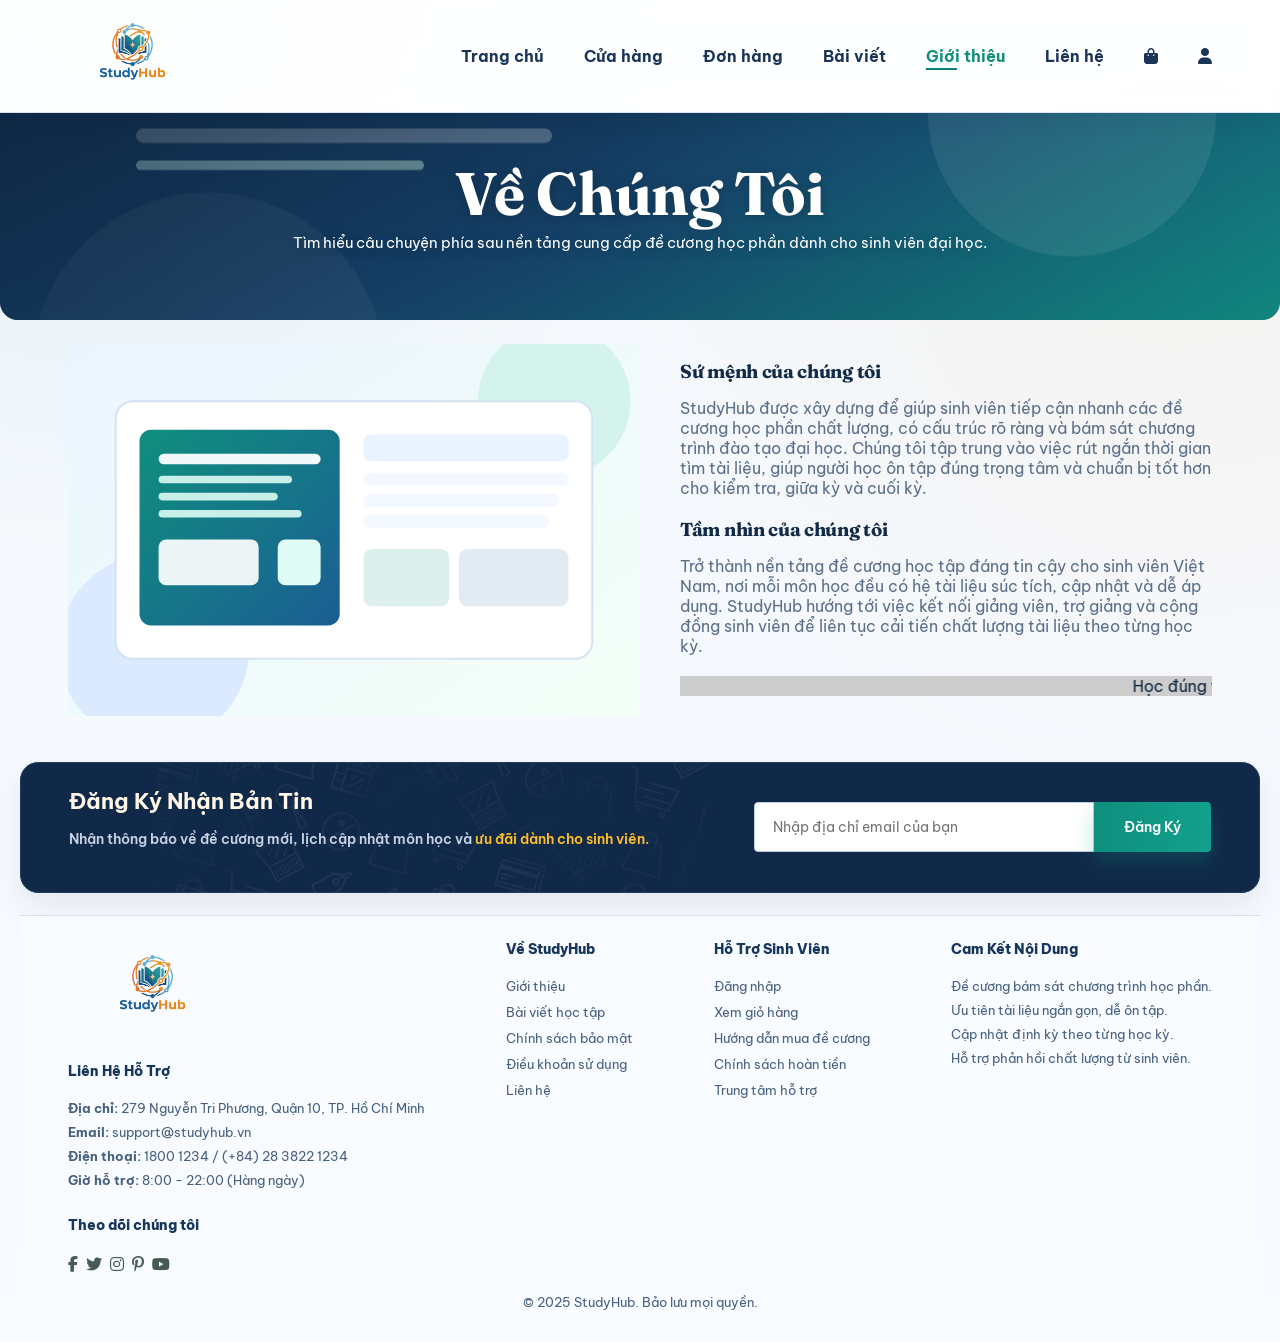
<file: about.html>
<!DOCTYPE html>
<html lang="en">

    <head>
        <meta charset="UTF-8">
        <meta http-equiv="X-UA-Compatible" content="IE=edge">
        <meta name="viewport" content="width=device-width, initial-scale=1.0">
        <title>Về StudyHub</title>
        <link rel="stylesheet" href="https://cdnjs.cloudflare.com/ajax/libs/font-awesome/6.5.0/css/all.min.css" />
        <link rel="stylesheet" href="style.css">
        <script defer src="analytics-config.js"></script>
        <script defer src="analytics.js"></script>
    </head>

    <body>
        <section id="header">
            <a href="#"><img src="img/logo.png" class="logo" alt=""></a>

            <div>
                <ul id="navbar">
                    <li><a href="index.html">Trang chủ</a></li>
                    <li><a href="shop.html">Cửa hàng</a></li>
                    <li><a href="orders.html">Đơn hàng</a></li>
                    <li><a href="blog.html">Bài viết</a></li>
                    <li><a class="active" href="about.html">Giới thiệu</a></li>
                    <li><a href="contact.html">Liên hệ</a></li>
                    <li id="lg-bag"><a href="cart.html"><i class="fa fa-shopping-bag"></i></a></li>
                    <li id="lg-bag"><a href="login.html"><i class="fa fa-user"></i></a></li>
                    <a href="#" id="close"><i class="fa fa-times"></i></a>
                </ul>
            </div>

            <div id="mobile">
                <a href="cart.html"><i class="fa fa-shopping-bag"></i></a>
                <a href="login.html"><i class="fa fa-user"></i></a>
                <i id="bar" class="fas fa-outdent"></i>
            </div>
        </section>

        <section id="page-header" class="about-header">
            <h2>Về Chúng Tôi</h2>
            <p>Tìm hiểu câu chuyện phía sau nền tảng cung cấp đề cương học phần dành cho sinh viên đại học.</p>
        </section>

        <section id="about-head" class="section-p1">
            <img src="img/edu/about-main.svg" alt="Về StudyHub - Nền tảng đề cương học tập">
            <div>
                <h3>Sứ mệnh của chúng tôi</h3>
                <p>
                    StudyHub được xây dựng để giúp sinh viên tiếp cận nhanh các đề cương học phần chất lượng, có cấu trúc rõ ràng và bám sát chương trình đào tạo đại học.
                    Chúng tôi tập trung vào việc rút ngắn thời gian tìm tài liệu, giúp người học ôn tập đúng trọng tâm và chuẩn bị tốt hơn cho kiểm tra, giữa kỳ và cuối kỳ.
                </p>
                
                <h3>Tầm nhìn của chúng tôi</h3>
                <p>
                    Trở thành nền tảng đề cương học tập đáng tin cậy cho sinh viên Việt Nam, nơi mỗi môn học đều có hệ tài liệu súc tích, cập nhật và dễ áp dụng.
                    StudyHub hướng tới việc kết nối giảng viên, trợ giảng và cộng đồng sinh viên để liên tục cải tiến chất lượng tài liệu theo từng học kỳ.
                </p>

                <marquee bgcolor="#ccc" loop="-1" scrollamount="5" width="100%">
                    Học đúng trọng tâm - ôn thi hiệu quả - tự tin vượt qua mọi học phần.
                </marquee>
            </div>
        </section>

        <section id="newsletter" class="section-p1 section-m1">
            <div class="newstext">
                <h4>Đăng Ký Nhận Bản Tin</h4>
                <p>Nhận thông báo về đề cương mới, lịch cập nhật môn học và <span>ưu đãi dành cho sinh viên.</span></p>
            </div>
            <div class="form">
                <input type="text" placeholder="Nhập địa chỉ email của bạn">
                <button class="normal">Đăng Ký</button>
            </div>
        </section>

        <footer class="section-p1">
            <div class="col">
                <img class="logo" src="img/logo.png" alt="Logo StudyHub">
                <h4>Liên Hệ Hỗ Trợ</h4>
                <p><strong>Địa chỉ:</strong> 279 Nguyễn Tri Phương, Quận 10, TP. Hồ Chí Minh</p>
                <p><strong>Email:</strong> support@studyhub.vn</p>
                <p><strong>Điện thoại:</strong> 1800 1234 / (+84) 28 3822 1234</p>
                <p><strong>Giờ hỗ trợ:</strong> 8:00 - 22:00 (Hàng ngày)</p>
                <div class="follow">
                    <h4>Theo dõi chúng tôi</h4>
                    <div class="icon">
                        <i class="fab fa-facebook-f"></i>
                        <i class="fab fa-twitter"></i>
                        <i class="fab fa-instagram"></i>
                        <i class="fab fa-pinterest-p"></i>
                        <i class="fab fa-youtube"></i>
                    </div>
                </div>
            </div>

            <div class="col">
                <h4>Về StudyHub</h4>
                <a href="about.html">Giới thiệu</a>
                <a href="blog.html">Bài viết học tập</a>
                <a href="#">Chính sách bảo mật</a>
                <a href="#">Điều khoản sử dụng</a>
                <a href="contact.html">Liên hệ</a>
            </div>

            <div class="col">
                <h4>Hỗ Trợ Sinh Viên</h4>
                <a href="login.html">Đăng nhập</a>
                <a href="cart.html">Xem giỏ hàng</a>
                <a href="#">Hướng dẫn mua đề cương</a>
                <a href="#">Chính sách hoàn tiền</a>
                <a href="contact.html">Trung tâm hỗ trợ</a>
            </div>

            <div class="col install">
                <h4>Cam Kết Nội Dung</h4>
                <p>Đề cương bám sát chương trình học phần.</p>
                <p>Ưu tiên tài liệu ngắn gọn, dễ ôn tập.</p>
                <p>Cập nhật định kỳ theo từng học kỳ.</p>
                <p>Hỗ trợ phản hồi chất lượng từ sinh viên.</p>
            </div>
            <div class="copyright">
                <p>© 2025 StudyHub. Bảo lưu mọi quyền.</p>
            </div>
        </footer>



        <script src="script.js"></script>
    </body>

</html>
</file>
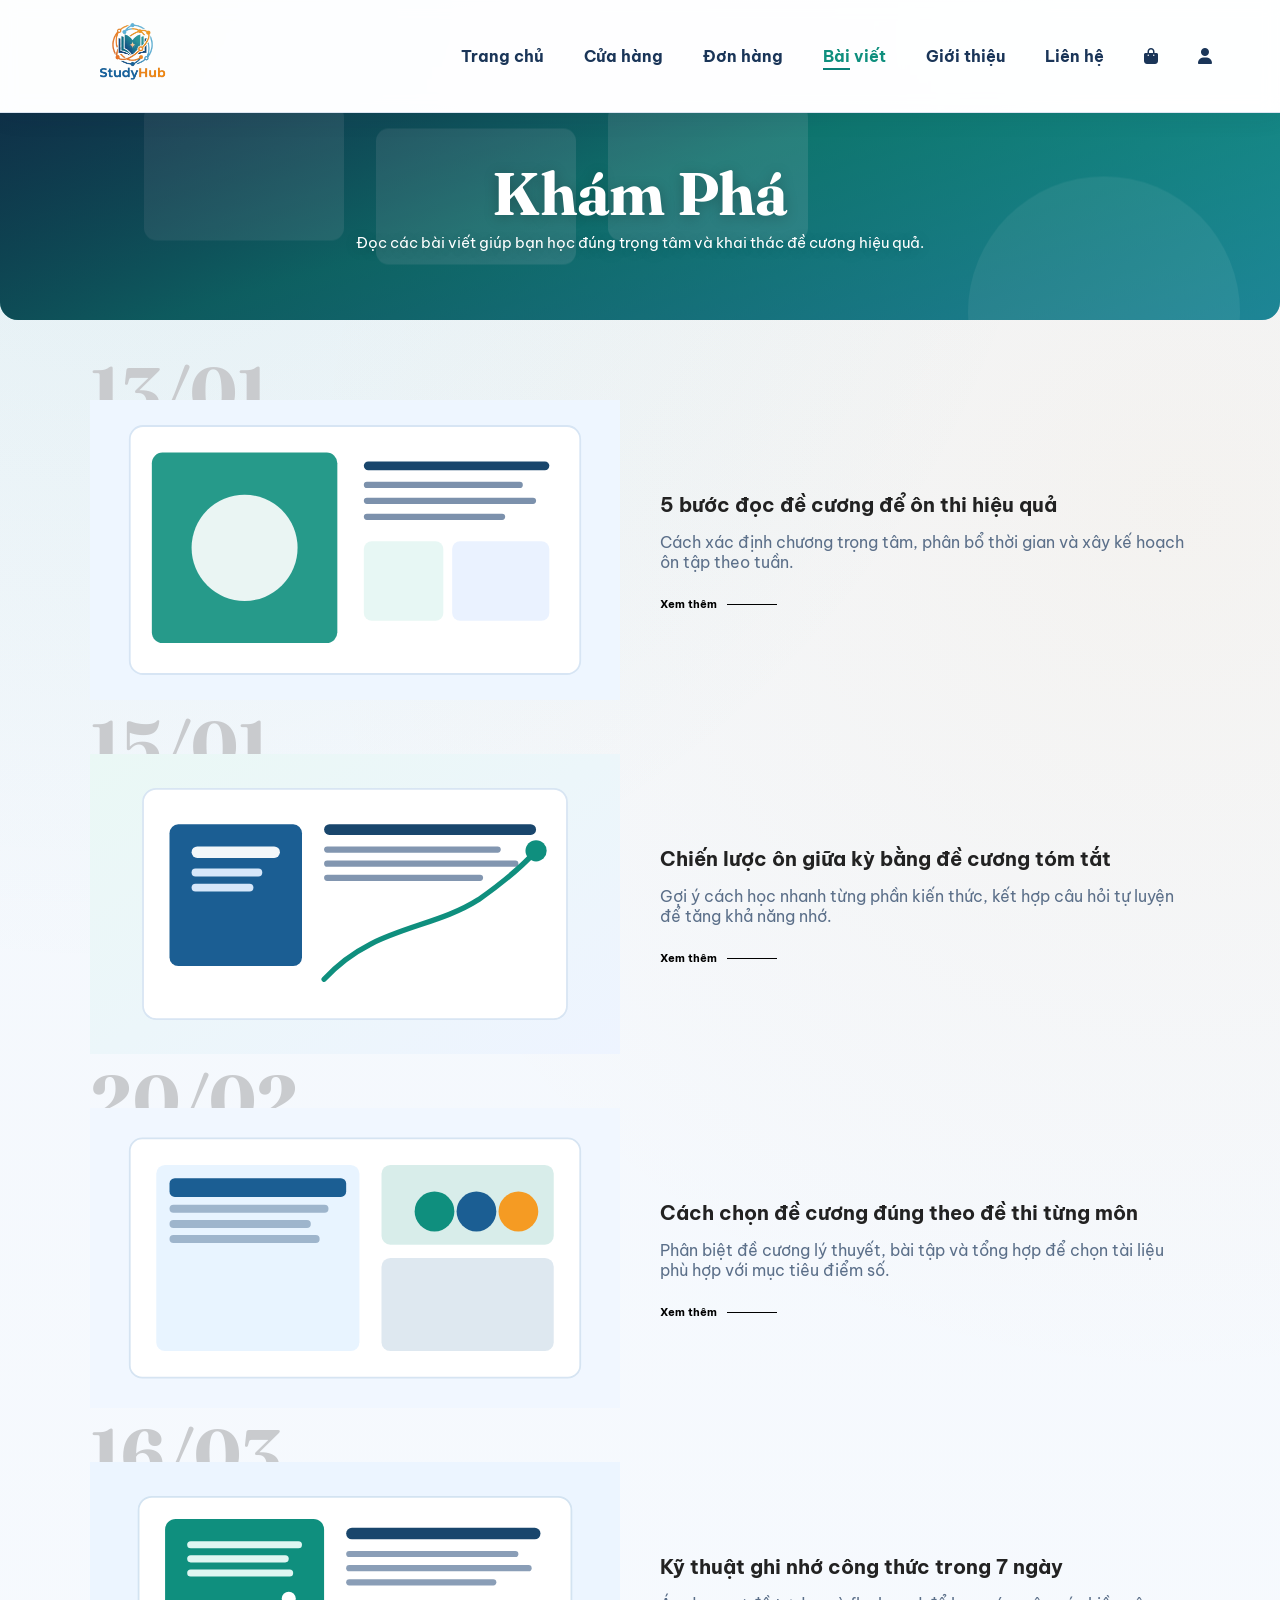
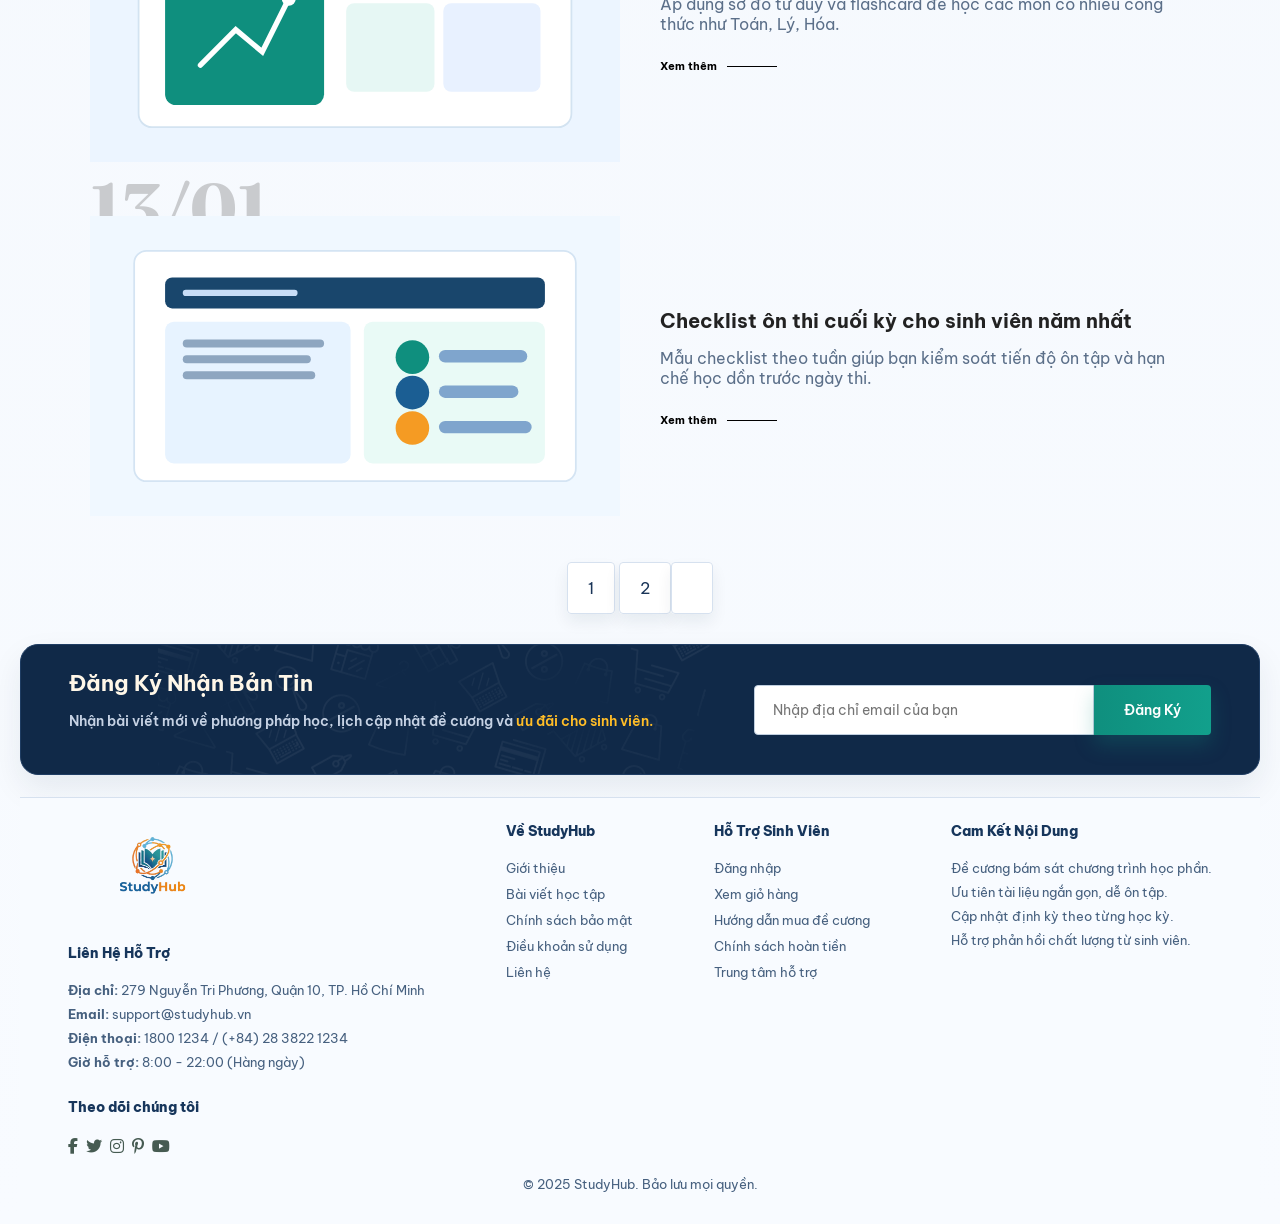
<file: blog.html>
<!DOCTYPE html>
<html lang="en">

    <head>
        <meta charset="UTF-8">
        <meta http-equiv="X-UA-Compatible" content="IE=edge">
        <meta name="viewport" content="width=device-width, initial-scale=1.0">
        <title>Bài Viết & Khám Phá - StudyHub</title>
        <link rel="stylesheet" href="https://cdnjs.cloudflare.com/ajax/libs/font-awesome/6.5.0/css/all.min.css" />
        <link rel="stylesheet" href="style.css">
        <script defer src="analytics-config.js"></script>
        <script defer src="analytics.js"></script>
    </head>

    <body>
        <section id="header">
            <a href="#"><img src="img/logo.png" class="logo" alt=""></a>

            <div>
                <ul id="navbar">
                    <li><a href="index.html">Trang chủ</a></li>
                    <li><a href="shop.html">Cửa hàng</a></li>
                    <li><a href="orders.html">Đơn hàng</a></li>
                    <li><a class="active" href="blog.html">Bài viết</a></li>
                    <li><a href="about.html">Giới thiệu</a></li>
                    <li><a href="contact.html">Liên hệ</a></li>
                    <li id="lg-bag"><a href="cart.html"><i class="fa fa-shopping-bag"></i></a></li>
                    <li id="lg-bag"><a href="login.html"><i class="fa fa-user"></i></a></li>
                    <a href="#" id="close"><i class="fa fa-times"></i></a>
                </ul>
            </div>

            <div id="mobile">
                <a href="cart.html"><i class="fa fa-shopping-bag"></i></a>
                <a href="login.html"><i class="fa fa-user"></i></a>
                <i id="bar" class="fas fa-outdent"></i>
            </div>
        </section>

        <section id="page-header" class="blog-header">
            <h2>Khám Phá</h2>
            <p>Đọc các bài viết giúp bạn học đúng trọng tâm và khai thác đề cương hiệu quả.</p>
        </section>

        <section id="blog">
            <div class="blog-box">
                <div class="blog-img">
                    <img src="img/edu/blog-1.svg" alt="Hướng dẫn đọc đề cương hiệu quả">
                </div>
                <div class="blog-details">
                    <h4>5 bước đọc đề cương để ôn thi hiệu quả</h4>
                    <p>Cách xác định chương trọng tâm, phân bổ thời gian và xây kế hoạch ôn tập theo tuần.</p>
                    <a href="#">Xem thêm</a>
                </div>
                <h1>13/01</h1>
            </div>
            <div class="blog-box">
                <div class="blog-img">
                    <img src="img/edu/blog-2.svg" alt="Chiến lược ôn giữa kỳ">
                </div>
                <div class="blog-details">
                    <h4>Chiến lược ôn giữa kỳ bằng đề cương tóm tắt</h4>
                    <p>Gợi ý cách học nhanh từng phần kiến thức, kết hợp câu hỏi tự luyện để tăng khả năng nhớ.</p>
                    <a href="#">Xem thêm</a>
                </div>
                <h1>15/01</h1>
            </div>
            <div class="blog-box">
                <div class="blog-img">
                    <img src="img/edu/blog-3.svg" alt="Cách chọn đề cương đúng môn">
                </div>
                <div class="blog-details">
                    <h4>Cách chọn đề cương đúng theo đề thi từng môn</h4>
                    <p>Phân biệt đề cương lý thuyết, bài tập và tổng hợp để chọn tài liệu phù hợp với mục tiêu điểm số.</p>
                    <a href="#">Xem thêm</a>
                </div>
                <h1>20/02</h1>
            </div>
            <div class="blog-box">
                <div class="blog-img">
                    <img src="img/edu/blog-4.svg" alt="Kỹ thuật ghi nhớ công thức">
                </div>
                <div class="blog-details">
                    <h4>Kỹ thuật ghi nhớ công thức trong 7 ngày</h4>
                    <p>Áp dụng sơ đồ tư duy và flashcard để học các môn có nhiều công thức như Toán, Lý, Hóa.</p>
                    <a href="#">Xem thêm</a>
                </div>
                <h1>16/03</h1>
            </div>
            <div class="blog-box">
                <div class="blog-img">
                    <img src="img/edu/blog-5.svg" alt="Checklist ôn thi cuối kỳ">
                </div>
                <div class="blog-details">
                    <h4>Checklist ôn thi cuối kỳ cho sinh viên năm nhất</h4>
                    <p>Mẫu checklist theo tuần giúp bạn kiểm soát tiến độ ôn tập và hạn chế học dồn trước ngày thi.</p>
                    <a href="#">Xem thêm</a>
                </div>
                <h1>13/01</h1>
            </div>
        </section>

        <section id="pagination" class="section-p1">
            <a href="#">1</a>
            <a href="#">2</a>
            <a href="#"><i class="fal fa-long-arrow-alt-right"></i></a>
        </section>

        <section id="newsletter" class="section-p1 section-m1">
            <div class="newstext">
                <h4>Đăng Ký Nhận Bản Tin</h4>
                <p>Nhận bài viết mới về phương pháp học, lịch cập nhật đề cương và <span>ưu đãi cho sinh viên.</span></p>
            </div>
            <div class="form">
                <input type="text" placeholder="Nhập địa chỉ email của bạn">
                <button class="normal">Đăng Ký</button>
            </div>
        </section>

        <footer class="section-p1">
            <div class="col">
                <img class="logo" src="img/logo.png" alt="Logo StudyHub">
                <h4>Liên Hệ Hỗ Trợ</h4>
                <p><strong>Địa chỉ:</strong> 279 Nguyễn Tri Phương, Quận 10, TP. Hồ Chí Minh</p>
                <p><strong>Email:</strong> support@studyhub.vn</p>
                <p><strong>Điện thoại:</strong> 1800 1234 / (+84) 28 3822 1234</p>
                <p><strong>Giờ hỗ trợ:</strong> 8:00 - 22:00 (Hàng ngày)</p>
                <div class="follow">
                    <h4>Theo dõi chúng tôi</h4>
                    <div class="icon">
                        <i class="fab fa-facebook-f"></i>
                        <i class="fab fa-twitter"></i>
                        <i class="fab fa-instagram"></i>
                        <i class="fab fa-pinterest-p"></i>
                        <i class="fab fa-youtube"></i>
                    </div>
                </div>
            </div>

            <div class="col">
                <h4>Về StudyHub</h4>
                <a href="about.html">Giới thiệu</a>
                <a href="blog.html">Bài viết học tập</a>
                <a href="#">Chính sách bảo mật</a>
                <a href="#">Điều khoản sử dụng</a>
                <a href="contact.html">Liên hệ</a>
            </div>

            <div class="col">
                <h4>Hỗ Trợ Sinh Viên</h4>
                <a href="login.html">Đăng nhập</a>
                <a href="cart.html">Xem giỏ hàng</a>
                <a href="#">Hướng dẫn mua đề cương</a>
                <a href="#">Chính sách hoàn tiền</a>
                <a href="contact.html">Trung tâm hỗ trợ</a>
            </div>

            <div class="col install">
                <h4>Cam Kết Nội Dung</h4>
                <p>Đề cương bám sát chương trình học phần.</p>
                <p>Ưu tiên tài liệu ngắn gọn, dễ ôn tập.</p>
                <p>Cập nhật định kỳ theo từng học kỳ.</p>
                <p>Hỗ trợ phản hồi chất lượng từ sinh viên.</p>
            </div>
            <div class="copyright">
                <p>© 2025 StudyHub. Bảo lưu mọi quyền.</p>
            </div>
        </footer>


        <script src="script.js"></script>
    </body>

</html>
</file>
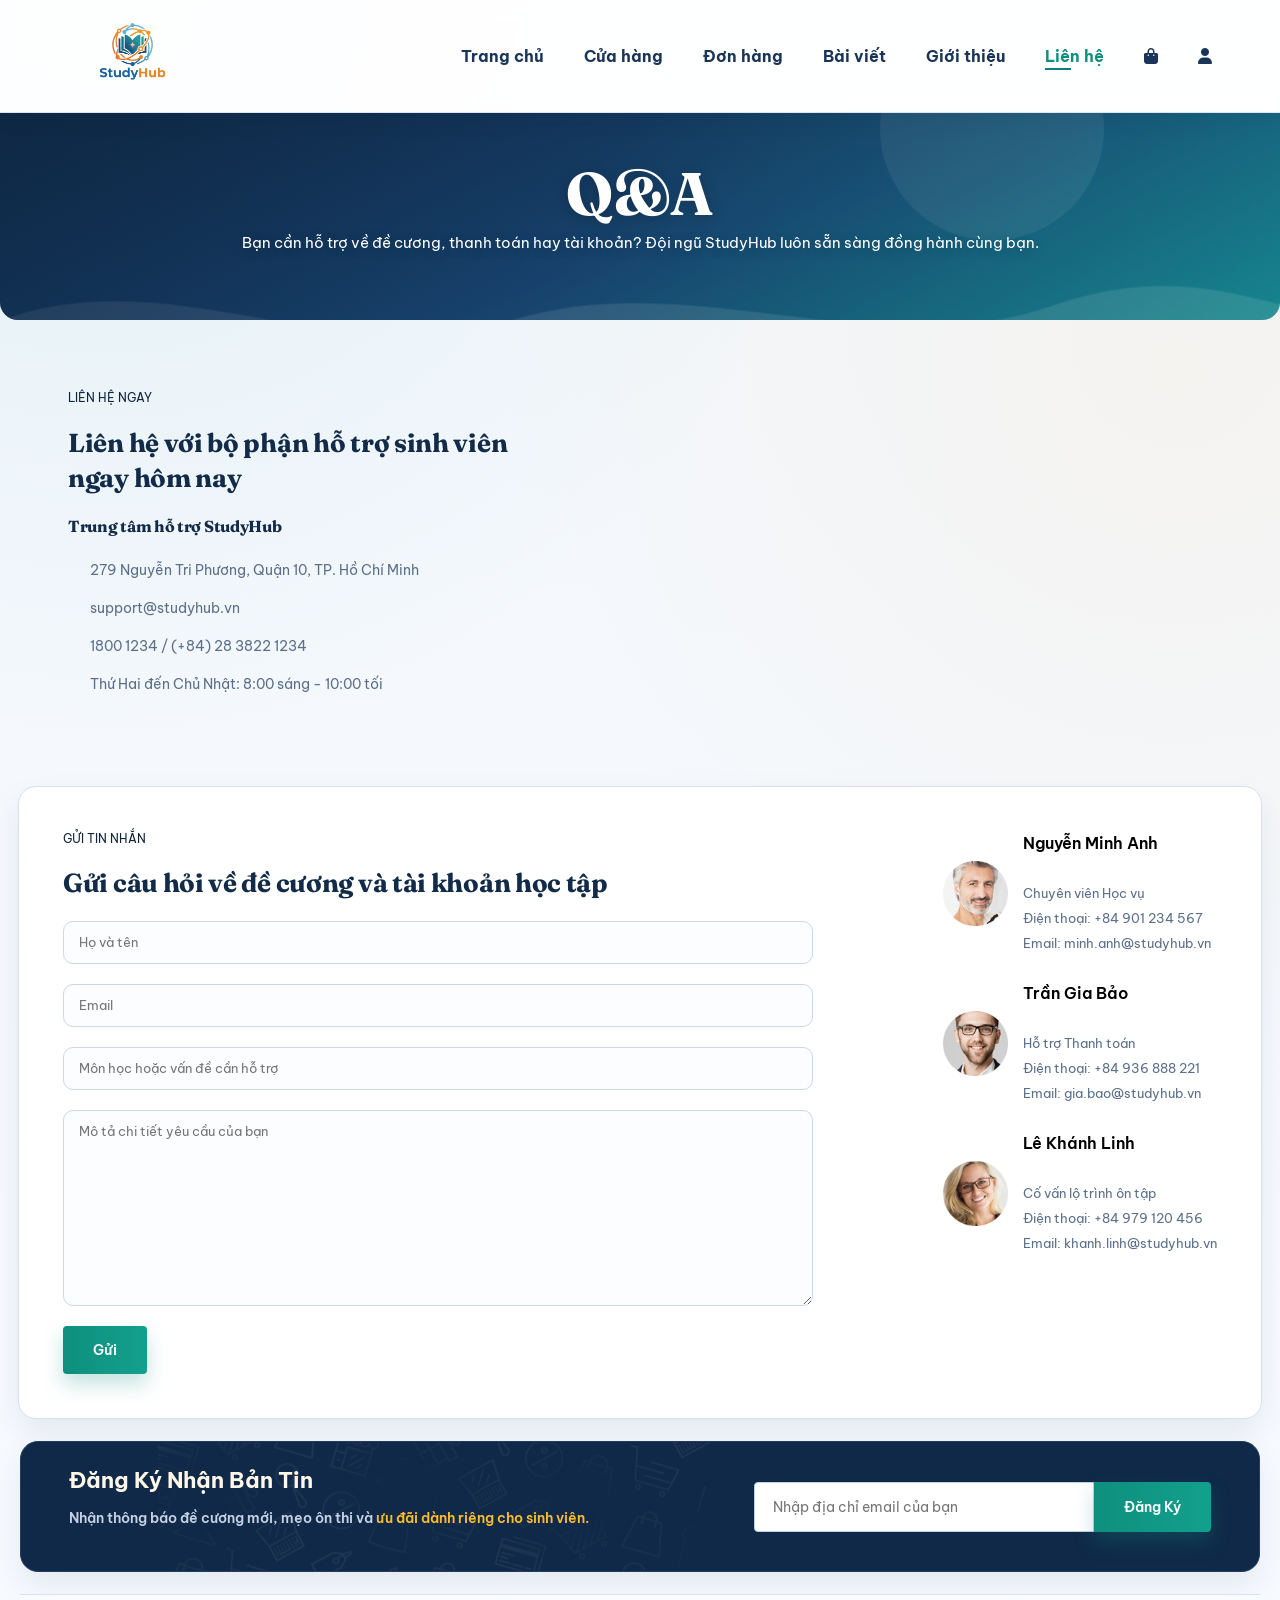
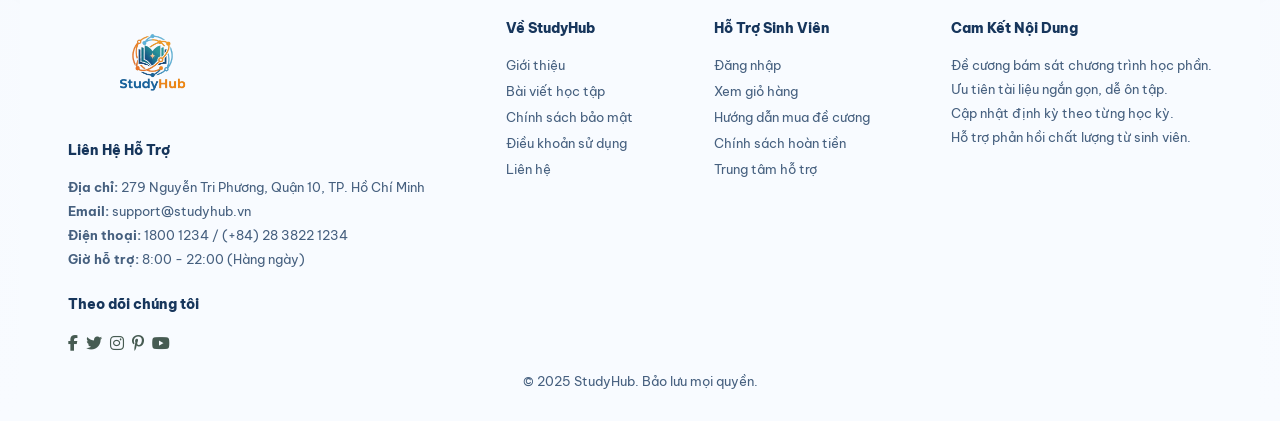
<file: contact.html>
﻿<!DOCTYPE html>
<html lang="en">

    <head>
        <meta charset="UTF-8">
        <meta http-equiv="X-UA-Compatible" content="IE=edge">
        <meta name="viewport" content="width=device-width, initial-scale=1.0">
        <title>Liên Hệ - StudyHub</title>
        <link rel="stylesheet" href="https://cdnjs.cloudflare.com/ajax/libs/font-awesome/6.5.0/css/all.min.css" />
        <link rel="stylesheet" href="style.css">
        <script defer src="analytics-config.js"></script>
        <script defer src="analytics.js"></script>
    </head>

    <body>
        <section id="header">
            <a href="#"><img src="img/logo.png" class="logo" alt=""></a>

            <div>
                <ul id="navbar">
                    <li><a href="index.html">Trang chủ</a></li>
                    <li><a href="shop.html">Cửa hàng</a></li>
                    <li><a href="orders.html">Đơn hàng</a></li>
                    <li><a href="blog.html">Bài viết</a></li>
                    <li><a href="about.html">Giới thiệu</a></li>
                    <li><a class="active" href="contact.html">Liên hệ</a></li>
                    <li id="lg-bag"><a href="cart.html"><i class="fa fa-shopping-bag"></i></a></li>
                    <li id="lg-bag"><a href="login.html"><i class="fa fa-user"></i></a></li>
                    <a href="#" id="close"><i class="fa fa-times"></i></a>
                </ul>
            </div>

            <div id="mobile">
                <a href="cart.html"><i class="fa fa-shopping-bag"></i></a>
                <a href="login.html"><i class="fa fa-user"></i></a>
                <i id="bar" class="fas fa-outdent"></i>
            </div>
        </section>

        <section id="page-header" class="contact-header">
            <h2>Q&A</h2>
            <p>Bạn cần hỗ trợ về đề cương, thanh toán hay tài khoản? Đội ngũ StudyHub luôn sẵn sàng đồng hành cùng bạn.</p>
        </section>

        <section id="contact-details" class="section-p1">
            <div class="details">
                <span>LIÊN HỆ NGAY</span>
                <h2>Liên hệ với bộ phận hỗ trợ sinh viên ngay hôm nay</h2>
                <h3>Trung tâm hỗ trợ StudyHub</h3>
                <div>
                    <li>
                        <i class="fal fa-map"></i>
                        <p>279 Nguyễn Tri Phương, Quận 10, TP. Hồ Chí Minh</p>
                    </li>
                    <li>
                        <i class="fal fa-envelope"></i>
                        <p>support@studyhub.vn</p>
                    </li>
                    <li>
                        <i class="fal fa-phone-alt"></i>
                        <p>1800 1234 / (+84) 28 3822 1234</p>
                    </li>
                    <li>
                        <i class="fal fa-clock"></i>
                        <p>Thứ Hai đến Chủ Nhật: 8:00 sáng - 10:00 tối</p>
                    </li>
                </div>
            </div>
            <div class="map">
                <iframe src="https://www.google.com/maps/embed?pb=!1m18!1m12!1m3!1d3919.6715910205917!2d106.66732437235012!3d10.759773706251503!2m3!1f0!2f0!3f0!3m2!1i1024!2i768!4f13.1!3m3!1m2!1s0x31752ee4595019ad%3A0xf2a1b15c6af2c1a6!2zxJDhuqFpIGjhu41jIEtpbmggdOG6vyBUUC4gSOG7kyBDaMOtIE1pbmggKFVFSCkgLSBDxqEgc-G7nyBC!5e0!3m2!1svi!2s!4v1747383923557!5m2!1svi!2s" width="600" height="450" style="border:0;" allowfullscreen="" loading="lazy" referrerpolicy="no-referrer-when-downgrade"></iframe>
            </div>
        </section>

        <section id="form-details">
            <form action="">
                <span>GỬI TIN NHẮN</span>
                <h2>Gửi câu hỏi về đề cương và tài khoản học tập</h2>
                <input type="text" placeholder="Họ và tên" required>
                <input type="email" placeholder="Email" required>
                <input type="text" placeholder="Môn học hoặc vấn đề cần hỗ trợ" required>
                <textarea cols="30" rows="10" placeholder="Mô tả chi tiết yêu cầu của bạn" required></textarea>
                <button class="normal">Gửi</button>
            </form>

            <div class="people">
                <div>
                    <img src="img/people/1.png" alt="Nguyễn Minh Anh - Chuyên viên Học vụ">
                    <p><span>Nguyễn Minh Anh</span><br>Chuyên viên Học vụ<br>Điện thoại: +84 901 234 567<br>Email: minh.anh@studyhub.vn</p>
                </div>
                <div>
                    <img src="img/people/2.png" alt="Trần Gia Bảo - Hỗ trợ Thanh toán">
                    <p><span>Trần Gia Bảo</span><br>Hỗ trợ Thanh toán<br>Điện thoại: +84 936 888 221<br>Email: gia.bao@studyhub.vn</p>
                </div>
                <div>
                    <img src="img/people/3.png" alt="Lê Khánh Linh - Cố vấn lộ trình ôn tập">
                    <p><span>Lê Khánh Linh</span><br>Cố vấn lộ trình ôn tập<br>Điện thoại: +84 979 120 456<br>Email: khanh.linh@studyhub.vn</p>
                </div>
            </div>
        </section>

        <section id="newsletter" class="section-p1 section-m1">
            <div class="newstext">
                <h4>Đăng Ký Nhận Bản Tin</h4>
                <p>Nhận thông báo đề cương mới, mẹo ôn thi và <span>ưu đãi dành riêng cho sinh viên.</span></p>
            </div>
            <div class="form">
                <input type="text" placeholder="Nhập địa chỉ email của bạn">
                <button class="normal">Đăng Ký</button>
            </div>
        </section>

        <footer class="section-p1">
            <div class="col">
                <img class="logo" src="img/logo.png" alt="Logo StudyHub">
                <h4>Liên Hệ Hỗ Trợ</h4>
                <p><strong>Địa chỉ:</strong> 279 Nguyễn Tri Phương, Quận 10, TP. Hồ Chí Minh</p>
                <p><strong>Email:</strong> support@studyhub.vn</p>
                <p><strong>Điện thoại:</strong> 1800 1234 / (+84) 28 3822 1234</p>
                <p><strong>Giờ hỗ trợ:</strong> 8:00 - 22:00 (Hàng ngày)</p>
                <div class="follow">
                    <h4>Theo dõi chúng tôi</h4>
                    <div class="icon">
                        <i class="fab fa-facebook-f"></i>
                        <i class="fab fa-twitter"></i>
                        <i class="fab fa-instagram"></i>
                        <i class="fab fa-pinterest-p"></i>
                        <i class="fab fa-youtube"></i>
                    </div>
                </div>
            </div>

            <div class="col">
                <h4>Về StudyHub</h4>
                <a href="about.html">Giới thiệu</a>
                <a href="blog.html">Bài viết học tập</a>
                <a href="#">Chính sách bảo mật</a>
                <a href="#">Điều khoản sử dụng</a>
                <a href="contact.html">Liên hệ</a>
            </div>

            <div class="col">
                <h4>Hỗ Trợ Sinh Viên</h4>
                <a href="login.html">Đăng nhập</a>
                <a href="cart.html">Xem giỏ hàng</a>
                <a href="#">Hướng dẫn mua đề cương</a>
                <a href="#">Chính sách hoàn tiền</a>
                <a href="contact.html">Trung tâm hỗ trợ</a>
            </div>

            <div class="col install">
                <h4>Cam Kết Nội Dung</h4>
                <p>Đề cương bám sát chương trình học phần.</p>
                <p>Ưu tiên tài liệu ngắn gọn, dễ ôn tập.</p>
                <p>Cập nhật định kỳ theo từng học kỳ.</p>
                <p>Hỗ trợ phản hồi chất lượng từ sinh viên.</p>
            </div>
            <div class="copyright">
                <p>© 2025 StudyHub. Bảo lưu mọi quyền.</p>
            </div>
        </footer>



        <script src="script.js"></script>
    </body>

</html>
</file>
<file: style.css>
@import url('https://fonts.googleapis.com/css2?family=Be+Vietnam+Pro:wght@300;400;500;600;700;800&family=Fraunces:opsz,wght@9..144,600;9..144,700&display=swap');
* {
  margin: 0;
  padding: 0;
  box-sizing: border-box;
  font-family: "Be Vietnam Pro", sans-serif;
}

html {
  scroll-behavior: smooth;
}

/* Global Styles */

h1 {
  font-size: 50px;
  line-height: 64px;
  color: #222;
}

h2 {
  font-size: 46px;
  line-height: 54px;
  color: #222;
}

h4 {
  font-size: 20px;
  color: #222;
}

h6 {
  font-weight: 700;
  font-size: 12px;
}

p {
  font-size: 16px;
  color: #465b52;
  margin: 15px 0 20px 0;
}

.section-p1 {
  padding: 24px 48px;
}

.section-m1 {
  margin: 22px 0;
}

button.normal {
  font-size: 14px;
  font-weight: 600;
  padding: 15px 30px;
  color: #000;
  background-color: #fff;
  border-radius: 4px;
  cursor: pointer;
  border: none;
  outline: none;
  transition: 0.2s;
}

button.white {
  font-size: 13px;
  font-weight: 600;
  padding: 11px 18px;
  color: #fff;
  background-color: transparent;
  cursor: pointer;
  border: 1px solid #fff;
  outline: none;
  transition: 0.2s;
}

body {
  width: 100%;
}

.logo {
  height: 200px;
  width: auto;
  max-width: 290px;
  object-fit: contain;
  transition: transform 0.3s ease;
}

.logo:hover {
  transform: scale(1.05);
}

/* Header */
#header {
  display: flex;
  align-items: center;
  justify-content: space-between;
  padding: 10px 48px;
  background: #e3e6f3;
  box-shadow: 0 5px 15px rgba(0, 0, 0, 0.06);
  z-index: 999;
  position: sticky;
  top: 0;
  left: 0;
  right: 0;
  transition: top 0.5s ease;
}
#header.hidden {
    top: -100px;
}
#navbar {
  display: flex;
  align-items: center;
  justify-content: center;
}
#navbar li {
  list-style: none;
  padding: 0 20px;
  position: relative;
}
#navbar li a {
  text-decoration: none;
  font-size: 16px;
  font-weight: 600;
  color: #1a1a1a;
  transition: 0.3s ease;
}
#navbar li a:hover,
#navbar li a.active {
  color: #088178;
}

#navbar li a.active::after{
  content: "";
  width: 26%;
  height: 2px;
  background: #088178;
  position: absolute;
  bottom: -4px;
  left: 20px;
}

#mobile {
  display: none;
  align-items: center;
}

#close {
  display: none;
}

/* Home Page */
#hero {
  background-image: url("img/hero04.png");
  background-size: 120%;
  background-attachment: fixed;
  background-repeat: no-repeat;
  background-position: center 35%;
  height: 82vh;
  width: 100%;
  display: flex;
  align-items: center;
  justify-content: center;
  position: relative;
  overflow: hidden;
}

#hero .hero-content {
  text-align: center;
  color: #111;
  position: relative;
  z-index: 1;
  max-width: 800px;
  animation: fadeInUp 1s ease-out;
}

@keyframes fadeInUp {
  from {
    opacity: 0;
    transform: translateY(30px);
  }
  to {
    opacity: 1;
    transform: translateY(0);
  }
}

#hero h4 {
  font-size: 18px;
  font-weight: 500;
  letter-spacing: 2px;
  text-transform: uppercase;
  margin-bottom: 20px;
  opacity: 0.95;
  animation: fadeInUp 1s ease-out 0.2s both;
}

#hero h1 {
  color: #088178;
  font-size: 60px;
  font-weight: 700;
  line-height: 1.2;
  margin-bottom: 20px;
  text-shadow: 0 2px 12px rgba(255, 255, 255, 0.35);
  animation: fadeInUp 1s ease-out 0.4s both;
}

#hero p {
  font-size: 18px;
  color: #2f4f46;
  margin-bottom: 40px;
  line-height: 1.6;
  animation: fadeInUp 1s ease-out 0.6s both;
}

#hero button {
  background: white;
  color: #088178;
  border: none;
  padding: 16px 60px;
  font-size: 16px;
  font-weight: 700;
  cursor: pointer;
  border-radius: 50px;
  transition: all 0.3s ease;
  box-shadow: 0 10px 30px rgba(0, 0, 0, 0.2);
  animation: fadeInUp 1s ease-out 0.8s both;
}

#hero button:hover {
  transform: translateY(-3px);
  box-shadow: 0 15px 40px rgba(0, 0, 0, 0.3);
  background: #f0f0f0;
}

/* Responsive Design - Hero */
@media (max-width: 991px) {
  #hero {
    height: 90vh;
  }

  #hero h1 {
    font-size: 48px;
  }

  #hero p {
    font-size: 16px;
  }

  #hero button {
    padding: 14px 50px;
    font-size: 15px;
  }
}

@media (max-width: 768px) {
  #hero {
    height: 80vh;
  }

  #hero h4 {
    font-size: 14px;
  }

  #hero h1 {
    font-size: 36px;
  }

  #hero p {
    font-size: 14px;
  }

  #hero button {
    padding: 12px 40px;
    font-size: 14px;
  }
}

@media (max-width: 576px) {
  #hero {
    height: 70vh;
  }

  #hero h4 {
    font-size: 12px;
  }

  #hero h1 {
    font-size: 28px;
  }

  #hero p {
    font-size: 13px;
  }

  #hero button {
    padding: 10px 30px;
    font-size: 12px;
  }
}

/* Category */
#category {
  display: flex;
  align-items: center;
  justify-content: space-between;
  flex-wrap: wrap;
}
#category .cg-box {
  width: 132px;
  text-align: center;
  padding: 18px 12px;
  box-shadow: 20px 20px 34px rgba(0, 0, 0, 0.0);
  border-radius: 20px;
  margin: 8px 0;
  background-color: whitesmoke;
  cursor: pointer;
  display: flex;
  align-items: center;
  justify-content: center;
  flex-direction: column;
}
#category .cg-box:hover {
  box-shadow: 10px 10px 54px rgba(0, 0, 0, 0.1);
}
#category .cg-box img {
  width: 100%;
  margin-bottom: 10px;
  background-color: whitesmoke;
  width: 50px;
}
#category .cg-box h6 {
  display: inline-block;
  padding: 9px 8px 6px 8px;
  line-height: 1;
  border-radius: 4px;
  color: #000000;
}
#category .cg-box.active {
  border: 2px solid #088178;       /* viền đậm hơn */
  box-shadow: inset 0 4px 6px rgba(0, 0, 0, 0.2);  /* lún vào trong */
  transform: translateY(2px);      /* hơi tụt xuống cho cảm giác ấn vào */
  font-weight: bold;               /* chữ trong box đậm hơn */
}

/* Product */
#product1 {
  text-align: center;
}
#product1 .pro-container {
  display: flex;
  justify-content: space-between;
  padding-top: 10px;
  flex-wrap: wrap;
}
#product1 .pro-container-cg {
  display: flex;
  justify-content: flex-start;
  padding-top: 10px;
  flex-wrap: wrap;
  gap: 16px;
}
#product1 .pro {
  width: 23%;
  min-width: 220px;
  padding: 10px 12px;
  border: 1px solid #cce7d0;
  border-radius: 25px;
  cursor: pointer;
  box-shadow: 20px 20px 30px rgba(0, 0, 0, 0.02);
  margin: 8px 0;
  transition: 0.2s ease;
  position: relative;
}
#product1 .pro:hover {
  box-shadow: 20px 20px 30px rgba(0, 0, 0, 0.06);
}
#product1 .pro img {
  width: 100%;
  border-radius: 20px;
}
#product1 .pro .des {
  text-align: start;
  padding: 10px 0;
}
#product1 .pro .des span {
  color: #606063;
  font-size: 12px;
}
#product1 .pro .des h5 {
  padding-top: 7px;
  color: #1a1a1a;
  font-size: 14px;
}
#product1 .pro .des i {
  font-size: 12px;
  color: rgb(243, 181, 25);
}
#product1 .pro .des h4 {
  padding-top: 7px;
  font-size: 15px;
  font-weight: 700;
  color: #088178;
}
#product1 .pro .cart {
  width: 40px;
  height: 40px;
  line-height: 40px;
  border-radius: 50px;
  background-color: #e8f6ea;
  font-weight: 500;
  color: #088178;
  border: 1px solid #cce7d0;
  position: absolute;
  bottom: 20px;
  right: 10px;
}

/* Banner */
#banner {
  display: flex;
  flex-direction: column;
  justify-content: center;
  align-items: center;
  text-align: center;
  background-image: url("img/banner/b2.jpg");
  width: 100%;
  height: 28vh;
  background-size: cover;
  background-position: center;
}
#banner h4 {
  color: #fff;
  font-size: 16px;
}
#banner h2 {
  color: #fff;
  font-size: 30px;
  padding: 10px 0;
}
#banner h2 span {
  color: #ef3636;
}
#banner button:hover {
  background: #088178;
  color: #fff;
}
#sm-banner {
  display: flex;
  justify-content: space-between;
  flex-wrap: wrap;
}
#sm-banner .banner-box {
  display: flex;
  flex-direction: column;
  justify-content: center;
  align-items: flex-start;
  background-image: url("img/banner/b17.jpg");
  min-width: 580px;
  height: 36vh;
  background-size: cover;
  background-position: center;
  padding: 30px;
}
#sm-banner .banner-box2 {
  background-image: url("img/banner/b10.jpg");
}
#sm-banner h4 {
  color: #fff;
  font-size: 20px;
  font-weight: 300;
}
#sm-banner h2 {
  color: #fff;
  font-size: 28px;
  font-weight: 800;
}
#sm-banner span {
  color: #fff;
  font-size: 14px;
  font-weight: 500;
  padding-bottom: 15px;
}
#sm-banner .banner-box:hover button {
  background: #088178;
  border: 1px solid #088178;
}
#banner3 {
  display: flex;
  justify-content: space-between;
  flex-wrap: wrap;
  padding: 0 48px;
}
#banner3 .banner-box {
  display: flex;
  flex-direction: column;
  justify-content: center;
  align-items: flex-start;
  background-image: url("img/banner/b7.jpg");
  min-width: 30%;
  height: 30vh;
  background-size: cover;
  background-position: center;
  padding: 20px;
  margin-bottom: 20px;
}
#banner3 .banner-box2 {
  background-image: url("img/banner/b4.jpg");
}
#banner3 .banner-box3 {
  background-image: url("img/banner/b18.jpg");
}
#banner3 h2 {
  color: #fff;
  font-weight: 900;
  font-size: 22px;
}
#banner3 h3 {
  color: #ec544e;
  font-weight: 800;
  font-size: 15px;
}

/* Newsletter */
#newsletter {
  display: flex;
  justify-content: space-between;
  flex-wrap: wrap;
  align-items: center;
  background-image: url("img/banner/b14.png");
  background-repeat: no-repeat;
  background-position: 20% 30%;
  background-color: #041e42;
}
#newsletter h4 {
  font-size: 22px;
  font-weight: 700;
  color: #fff;
}
#newsletter p {
  font-size: 14px;
  font-weight: 600;
  color: #818ea0;
}
#newsletter p span {
  color: #ffbd27;
}
#newsletter .form {
  display: flex;
  width: 40%;
}
#newsletter input {
  height: 3.125rem;
  padding: 0 1.25em;
  font-size: 14px;
  width: 100%;
  border: 1px solid transparent;
  border-radius: 4px;
  outline: none;
  border-top-right-radius: 0;
  border-bottom-right-radius: 0;
}
#newsletter button {
  background-color: #088178;
  color: #fff;
  white-space: nowrap;
  border-top-left-radius: 0;
  border-bottom-left-radius: 0;
}

/* Footer */
footer {
  display: flex;
  flex-wrap: wrap;
  justify-content: space-between;
  background-color: #e3e6f3;
}
footer .col {
  display: flex;
  flex-direction: column;
  align-items: flex-start;
  margin-bottom: 20px;
}
footer .logo {
  margin-bottom: 30px;
}
footer h4 {
  font-size: 14px;
  padding-bottom: 20px;
}
footer p {
  font-size: 13px;
  margin: 0 0 8px 0;
}
footer a {
  font-size: 13px;
  text-decoration: none;
  color: #222;
  margin-bottom: 10px;
}
footer .follow {
  margin-top: 20px;
}
footer .follow i {
  color: #465b52;
  padding-right: 4px;
  cursor: pointer;
}
footer .install .row img {
  border: 1px solid #088178;
  border-radius: 6px;
}
footer .install img {
  margin: 10px 0 15px 0;
}
footer .follow i:hover,
footer a:hover {
  color: #088178;
}
footer .copyright {
  width: 100%;
  text-align: center;
}





/* Shop Page */
#page-header {
  background-image: url("img/banner/b1.jpg");
  width: 100%;
  height: 26vh;
  background-size: cover;
  background-repeat: no-repeat;
  background-position: center;
  display: flex;
  justify-content: center;
  text-align: center;
  flex-direction: column;
  padding: 14px;
}
#page-header h2,
#page-header p {
  color: #fff;
}
#pagination {
  text-align: center;
}
#pagination a {
  text-decoration: none;
  background-color: #088178;
  padding: 15px 20px;
  border-radius: 4px;
  color: #fff;
  font-size: 16px;
}
#pagination a i {
  font-size: 16px;
  font-weight: 600;
}





/* Single Product */
#prodetails {
  display: flex;
  margin-top: 20px;
}
#prodetails .single-pro-image {
  width: 40%;
  margin-right: 50px;
}
.small-img-group {
  display: flex;
  justify-content: space-between;
}
.small-img-col {
  flex-basis: 24%;
  cursor: pointer;
  border: #cce7d0 solid 1px;
  border-radius: 15px;
  display: flex;
  align-items: center;
  justify-content: center;
  flex-direction: column;
}
.small-img-col img {
  border-radius: 15px;
  width: 80%;
}
#prodetails .single-pro-details {
  width: 50%;
  padding-top: 30px;
}
#prodetails .single-pro-details h4 {
  padding: 40px 0 20px 0;
}
#prodetails .single-pro-details h2 {
  font-size: 26px;
}
#prodetails .single-pro-details select {
  display: block;
  padding: 5px 10px;
  margin-bottom: 10px;
}
#prodetails .single-pro-details input {
  width: 50px;
  height: 47px;
  padding-left: 10px;
  font-size: 16px;
  margin-right: 10px;
}
#prodetails .single-pro-details input:focus {
  outline: none;
}
#prodetails .single-pro-details button {
  background: #088178;
  color: #fff;
}
#prodetails .single-pro-details span {
  line-height: 25px;
}
.img-caption {
  font-size: 14px;
  text-align: center;
  font-weight: 500;
}




/* Blog Page */
#page-header.blog-header {
  background-image: url("img/edu/banner-blog.svg");
}
#blog {
  padding: 80px 90px 0 90px;
}
#blog .blog-box {
  display: flex;
  align-items: center;
  width: 100%;
  position: relative;
  padding-bottom: 50px;
}
#blog .blog-img {
  width: 50%;
  margin-right: 40px;
}
#blog img {
  width: 100%;
  height: 300px;
  object-fit: cover;
}
#blog .blog-details {
  width: 50%;
}
#blog .blog-details a {
  text-decoration: none;
  font-size: 11px;
  color: #000;
  font-weight: 700;
  position: relative;
  transition: 0.3s;
}
#blog .blog-details a::after {
  content: "";
  width: 50px;
  height: 1px;
  background-color: #000;
  position: absolute;
  top: 7px;
  right: -60px;
}
#blog .blog-details a:hover {
  color: #088178;
}
#blog .blog-details a:hover::after {
  background-color: #088178;
}
#blog .blog-box h1 {
  position: absolute;
  top: -40px;
  left: 0;
  font-size: 70px;
  font-weight: 700;
  color: #c9cbce;
  z-index: -9;
}





/* About Page */
#page-header.about-header {
  background-image: url("img/edu/banner-about.svg");
}

#page-header.contact-header {
  background-image: url("img/edu/banner-contact.svg");
}

#page-header.shop-header {
  background-image:
    radial-gradient(circle at 18% 18%, rgba(255, 255, 255, 0.22), transparent 34%),
    radial-gradient(circle at 82% 78%, rgba(255, 255, 255, 0.16), transparent 38%),
    linear-gradient(115deg, #0f294a 0%, #12416d 46%, #0f8f7e 100%);
  background-position: center;
  background-size: cover;
}

#page-header.shop-header::before {
  background: linear-gradient(120deg, rgba(7, 25, 45, 0.32) 0%, rgba(7, 25, 45, 0.18) 46%, rgba(15, 143, 126, 0.18) 100%);
}
#about-head {
  display: flex;
  align-items: center;
}
#about-head img {
  width: 50%;
  height: auto;
}
#about-head div {
  padding-left: 40px;
}




/* Contact Page */
#contact-details {
  display: flex;
  align-items: center;
  justify-content: space-between;
}
#contact-details .details {
  width: 40%;
}
#contact-details .details span,
#form-details form span {
  font-size: 12px;
}
#contact-details .details h2,
#form-details form h2 {
  font-size: 26px;
  line-height: 35px;
  padding: 20px 0;
}
#contact-details .details h3 {
  font-size: 16px;
  padding-bottom: 15px;
}
#contact-details .details li {
  list-style: none;
  display: flex;
  padding: 10px 0;
}
#contact-details .details li i {
  font-size: 14px;
  padding-right: 22px;
}
#contact-details .details li p {
  margin: 0;
  font-size: 14px;
}
#contact-details .map {
  width: 55%;
  height: 400px;
}
#contact-details .map iframe {
  width: 100%;
  height: 100%;
}
#form-details {
  display: flex;
  justify-content: space-between;
  margin: 18px;
  padding: 44px;
  border: 1px solid #e1e1e1;
}
#form-details form {
  width: 65%;
  display: flex;
  flex-direction: column;
  align-items: flex-start;
}
#form-details form input,
#form-details form textarea {
  width: 100%;
  padding: 12px 15px;
  outline: none;
  margin-bottom: 20px;
  border: 1px solid #e1e1e1;
}
#form-details form button {
  background-color: #088178;
  color: #fff;
}
#form-details .people div {
  padding-bottom: 25px;
  display: flex;
  align-items: center;
}
#form-details .people div img {
  width: 65px;
  height: 65px;
  object-fit: cover;
  margin-right: 15px;
}
#form-details .people div p {
  margin: 0;
  font-size: 13px;
  line-height: 25px;
}
#form-details .people div p span {
  display: block;
  font-size: 16px;
  font-weight: 600;
  color: #000;
}




/* Cart Page */
#cart {
  overflow-x: auto;
}
#cart table {
  width: 100%;
  border-collapse: collapse;
  table-layout: fixed;
  white-space: nowrap;
}
#cart table img {
  width: 70px;
}
#cart table td:nth-child(1) {
  width: 100px;
  text-align: center;
}
#cart table td:nth-child(2) {
  width: 150px;
  text-align: center;
}
#cart table td:nth-child(3) {
  width: 250px;
  text-align: center;
}
#cart table td:nth-child(4),
#cart table td:nth-child(5),
#cart table td:nth-child(6) {
  width: 150px;
  text-align: center;
}
#cart table td:nth-child(5) input {
  width: 70px;
  padding: 10px 5px 10px 15px;
}
#cart table thead {
  border: 1px solid #e2e9e1;
  border-left: none;
  border-right: none;
}
#cart table thead td {
  font-weight: 700;
  text-transform: uppercase;
  font-size: 13px;
  padding: 18px 0;
}
#cart table tbody tr td {
  padding-top: 15px;
}
#cart table tbody td {
  font-size: 13px;
}
#cart-add {
  display: flex;
  flex-wrap: wrap;
  justify-content: space-between;
}
#coupon {
  width: 50%;
  margin-bottom: 30px;
}
#coupon h3,
#subtotal h3 {
  padding-bottom: 15px;
}
#coupon input {
  padding: 10px 20px;
  outline: none;
  width: 60%;
  margin-right: 10px;
  border: 1px solid #e2e9e1;
}
#coupon button,
#subtotal button {
  background-color: #088178;
  color: #fff;
  padding: 12px 20px;
}
#subtotal {
  width: 50%;
  margin-bottom: 30px;
  border: 1px solid #e2e9e1;
  padding: 30px;
}
#subtotal table {
  border-collapse: collapse;
  width: 100%;
  margin-bottom: 20px;
}
#subtotal table td {
  width: 50%;
  border: 1px solid #e2e9e1;
  padding: 10px;
  font-size: 13px;
}





/* Payment page */
.form-wrapper {
  max-width: 900px;
  margin: 20px auto;
  padding: 20px;
  font-family: 'Spartan', sans-serif;
  background: #fff;
  border-radius: 8px;
  box-shadow: 0 0 10px rgb(0 0 0 / 0.1);
}

.form-wrapper form {
  display: flex;
  gap: 40px;
  flex-wrap: wrap;
}

.form-wrapper .section-payment {
  flex: 1 1 45%;
  min-width: 300px;
}

.form-wrapper .section-billing {
  flex: 1 1 45%;
  min-width: 300px;
}

.form-wrapper h3 {
  margin-bottom: 15px;
  font-weight: 700;
  color: #333;
}

.form-wrapper label {
  display: block;
  margin-bottom: 6px;
  font-weight: 600;
  color: #444;
}

.section-billing input[type="text"],
.section-billing input[type="email"], 
.section-payment input[type="text"]{
  width: 100%;
  padding: 10px;
  margin-bottom: 16px;
  border: 1px solid #ccc;
  border-radius: 4px;
  font-family: 'Spartan', sans-serif;
  font-size: 14px;
  box-sizing: border-box;
}

.icon-container {
  margin-bottom: 24px;
  font-size: 26px;
}

.form-wrapper .mini-row {
  display: flex;
  gap: 20px;
  margin-bottom: 16px;
}

.form-wrapper .mini-col {
  flex: 1 1 50%;
}

.form-wrapper .checkbox-container {
  display: flex;
  align-items: center;
  gap: 10px;
  font-weight: 500;
  user-select: none;
  margin-bottom: 20px;
}

.form-wrapper .btn {
  background-color: #465b52;
  color: white;
  border: none;
  padding: 14px 25px;
  font-size: 16px;
  font-weight: 700;
  border-radius: 6px;
  cursor: pointer;
  width: 100%;
  transition: background-color 0.3s ease;
  align-items: center;
  justify-content: center;
  display: flex;
  text-decoration: none;
}

.form-wrapper .btn:hover {
  background-color: #088178;
}





/* Login */
.login-container {
  display: flex;
  min-height: 74vh;
  justify-content: center;
  align-items: center;
}

.login-container .login-form {
  position: relative;
  width: 400px;
  height: 410px;
  display: flex;
  justify-content: center;
  align-items: center;
  flex-direction: column;
}

.login-container h2 {
  font-size: 32px;
  margin-bottom: 10px;
  text-align: center;
}

.login-container .input-box {
  position: relative;
  width: 300px;
  margin: 30px 0;
  border-bottom: 2px solid #ccc;
}

.login-container .input-box label{
  position: absolute;
  top: 50%;
  left: 5px;
  transform: translateY(-50%);
  font-size: 14px;
  pointer-events: none;
  color: #ccc;
  transition: .5s;
}

.login-container .input-box input:focus ~ label,
.login-container .input-box input:valid ~ label{
  top: -5px;
  color: #088178;
  font-size: 12px;
}

.login-container .input-box input{
  width: 100%;
  height: 50px;
  background: transparent;
  border: none;
  outline: none;
  font-size: 16px; 
}


.login-container .input-box .icon{
  position: absolute;
  right: 20px;
  color: #088178;
  font-size: 16px;
  pointer-events: none;
  line-height: 57px;
}


.login-container .options {
  margin: -15px 0 15px;
  display: flex;
  justify-content: space-between;
  align-items: center;
  width: 300px;
  font-size: 14px;
}

.login-container .options label input{
  margin-right: 5px;
}

.login-container .options a{
  text-decoration: none;
  color: #088178;
}

.login-container .options a:hover {
  text-decoration: underline;
}

.login-container .login-btn {
  width: 100%;
  height: 40px;
  background: #465b52;
  outline: none;
  border: none;
  border-radius: 40px;
  font-size: 16px;
  font-weight: bold;
  cursor: pointer;
  color: #fff;
  transition: .3s ease;
}

.login-container .login-btn:hover {
  background: #088178;
}

.login-container .register {
  font-size: 14px;
  text-align: center;
  margin: 20px 0 10px;
}

.login-container .register p a {
  text-decoration: none;
  color: #088178;
}

.login-container .register p a:hover {
  text-decoration: underline;
}

.divider {
    display: flex;
    align-items: center;
    text-align: center;
    margin: 20px 0;
}

.divider::before,
.divider::after {
    content: '';
    flex: 1;
    height: 1px;
    background: #ccc;
}

.divider::before {
    margin-right: 10px;
}

.divider::after {
    margin-left: 10px;
}
.login-container .icon-container {
  margin-bottom: 20px;
  font-size: 26px;
  display: flex;
  gap: 20px;
  align-items: center;
  justify-content: center
}
.login-container .icon-container a {
  width: 48px;
  height: 48px;
  border-radius: 50%;
  padding: 0;
  display: flex;
  align-items: center;
  justify-content: center;
  font-size: 20px;
  border: #465b52 1px solid;
  text-decoration: none;
  color: #465b52;
}
.login-container .icon-container a:hover {
  border: #088178 1px solid;
  color: #088178;
}

/* Register page: allow taller form content without layout distortion */
#register .login-container {
  min-height: calc(100vh - 120px);
  padding: 24px 12px;
}

#register .login-container .login-form {
  width: min(460px, 100%);
  height: auto;
  padding: 30px 24px;
}

#register .login-container form {
  width: 100%;
}

#register .login-container .input-box {
  width: 100%;
  margin: 16px 0;
}

#register .login-container .login-btn {
  height: 44px;
  margin-top: 8px;
}

#register .login-container .register p {
  margin: 10px 0;
}

#register .divider {
  margin: 16px 0;
}

#register .login-container .icon-container {
  margin-bottom: 8px;
}

@media (max-width: 560px) {
  #register .login-container {
    padding: 14px 10px;
  }

  #register .login-container .login-form {
    padding: 22px 14px;
  }
}





/* Orders */
#orders {
  overflow-x: auto;
}
#orders table {
  width: 100%;
  border-collapse: collapse;
  table-layout: fixed;
  white-space: nowrap;
}

#orders table td:nth-child(1) {
  width: 150px;
  text-align: center;
}
#orders table td:nth-child(2) {
  width: 100px;
  text-align: center;
}
#orders table td:nth-child(3) {
  width: 200px;
  text-align: center;
}
#orders table td:nth-child(4),
#orders table td:nth-child(5){
  width: 150px;
  text-align: center;
}
#orders table thead {
  border: 1px solid #e2e9e1;
  border-left: none;
  border-right: none;
}
#orders table thead td {
  font-weight: 700;
  text-transform: uppercase;
  font-size: 13px;
  padding: 18px 0;
}
#orders table tbody tr td {
  padding-top: 15px;
}
#orders table tbody td {
  font-size: 13px;
}
#orders-add {
  display: flex;
  flex-wrap: wrap;
  justify-content: space-between;
}







/* Start Media Query */
@media (max-width: 799px) {
  .section-p1 {
    padding: 24px 24px;
  }
  #navbar {
    display: flex;
    flex-direction: column;
    align-items: flex-start;
    justify-content: flex-start;
    position: fixed;
    top: 0;
    right: -300px;
    height: 100vh;
    width: 300px;
    background-color: #E3E6F3;
    box-shadow: 0 40px 60px rgba(0, 0, 0, 0.1);
    padding: 80px 0 0 10px;
    transition: 0.3s;
  }
  #navbar.active {
    right: 0px;
  }
  #navbar li {
    margin-bottom: 25px;
  }
  #mobile {
    display: flex;
    align-items: center;
  }
  #mobile i {
    color: #1a1a1a;
    font-size: 24px;
    padding-left: 20px;
  }
  #close {
    display: initial;
    position: absolute;
    top: 30px;
    left: 30px;
    color: #222;
    font-size: 24px;
  }
  #lg-bag {
    display: none;
  }
  #hero {
    height: 70vh;
    padding: 0 40px;
    background-position: top 30% right 30%;
  }
  #category {
    justify-content: center;
  }
  #category .cg-box {
    margin: 8px 8px;
  }
  #product1 .pro-container {
    justify-content: center;
  }
  #product1 .pro-container-cg {
    justify-content: center;
  }
  #product1 .pro {
    margin: 8px;
  }
  #banner {
    height: 20vh;
  }
  #sm-banner .banner-box {
    min-width: 100%;
    height: 30vh;
  }
  #banner3 {
    padding: 0 20px;
  }
  #banner3 .banner-box {
    width: 28%;
  }
  #newsletter .form {
    width: 70%;
  }





  /* Contact Page */
  #form-details {
    padding: 40px;
  }
  #form-details form {
    width: 50%;
  }
}





/* Tablet */
@media (max-width: 1024px) {
  .section-p1 {
    padding: 24px 32px;
  }

  /* Product grid 2 cột */
  #product1 .pro {
    width: 48%;
    min-width: unset;
  }

  /* Hero giảm font */
  #hero h1 {
    font-size: 40px;
    line-height: 50px;
  }
  #hero h4 {
    font-size: 18px;
  }

  /* Shop page: chiều cao header giảm */
  #page-header {
    height: 30vh;
    padding: 10px;
  }

  /* Prodetails: ảnh và detail xếp dọc */
  #prodetails {
    flex-direction: column;
    padding: 0 20px;
  }
  #prodetails .single-pro-image,
  #prodetails .single-pro-details {
    width: 100%;
    margin: 0;
  }

  /* Cart: thu gọn khoảng cách, font-size nhỏ hơn */
  #cart table td,
  #cart table th {
    padding: 10px 5px;
    font-size: 12px;
  }
  #cart table img {
    width: 50px;
  }

  /* Form thanh toán: 1 cột */
  .form-wrapper {
    padding: 15px;
  }
  .form-wrapperform {
    display: block;
  }
  .form-wrapper .section {
    width: 100%;
    margin-bottom: 20px;
  }

  /* Login */
  .login-container .login-form {
    width: 100%;
    height: auto;
    padding: 20px;
  }
}

/* Mobile trung (≤600px) */
@media (max-width: 600px) {
  .section-p1 {
    padding: 20px 14px;
  }

  /* Button nhỏ hơn */
  button.normal {
    padding: 12px 24px;
    font-size: 12px;
  }
  button.white {
    padding: 10px 14px;
    font-size: 11px;
  }

  /* Hero chỉ còn text, ảnh ẩn hoặc thu nhỏ */
  #hero {
    background-position: center top;
    height: auto;
    padding: 20px;
  }
  #hero img {
    display: none;
  }

  /* Banner chiều cao thấp hơn */
  #banner {
    height: 25vh;
  }
  #banner h2 {
    font-size: 24px;
  }
  #banner h4 {
    font-size: 14px;
  }

  /* Newsletter */
  #newsletter .form {
    width: 100%;
    flex-direction: column;
  }
  #newsletter input,
  #newsletter button {
    width: 100%;
    margin-bottom: 10px;
  }

  /* Footer xếp dọc */
  footer {
    flex-direction: column;
    align-items: center;
  }
  footer .col {
    width: 100%;
    text-align: center;
  }
}

/* Mobile siêu nhỏ (≤360px) */
@media (max-width: 360px) {
  h1 {
    font-size: 32px;
    line-height: 40px;
  }
  h2 {
    font-size: 28px;
    line-height: 36px;
  }
  p {
    font-size: 14px;
  }

  /* Navbar padding gọn */
  #navbar li {
    padding: 0 10px;
  }

  /* Icons, text login nhỏ hơn */
  .login-container h2 {
    font-size: 24px;
  }
  .login-container .input-box {
    width: 100%;
  }

  /* Giảm margin các section */
  .section-m1 {
    margin: 20px 0;
  }
}

/* ===== Redesign: University Document Marketplace ===== */
:root {
  --bg-base: #f4f7fb;
  --bg-soft: #eef3fa;
  --surface: #ffffff;
  --surface-2: #f9fbff;
  --ink: #10243e;
  --muted: #5b6f89;
  --primary: #0f8f7e;
  --primary-strong: #0b6f62;
  --accent: #f59b23;
  --line: #d6e1ef;
  --shadow-soft: 0 14px 32px rgba(16, 36, 62, 0.08);
  --radius-lg: 18px;
  --radius-md: 12px;
}

body {
  color: var(--ink);
  background:
    radial-gradient(circle at 12% 8%, rgba(15, 143, 126, 0.09), transparent 33%),
    radial-gradient(circle at 88% 22%, rgba(245, 155, 35, 0.08), transparent 34%),
    linear-gradient(180deg, var(--bg-soft) 0%, var(--bg-base) 42%, #f8fbff 100%);
}

h1,
h2,
h3 {
  font-family: "Fraunces", serif;
  color: #122b48;
  letter-spacing: -0.3px;
}

p {
  color: var(--muted);
}

a {
  color: inherit;
}

#header {
  background: rgba(255, 255, 255, 0.92);
  backdrop-filter: blur(8px);
  border-bottom: 1px solid rgba(214, 225, 239, 0.85);
  box-shadow: 0 8px 20px rgba(15, 35, 60, 0.06);
}

#navbar li a {
  font-weight: 700;
  color: #1a3558;
}

#navbar li a:hover,
#navbar li a.active {
  color: var(--primary);
}

#hero {
  border-radius: 0 0 26px 26px;
  overflow: hidden;
}

#hero::before {
  content: "";
  position: absolute;
  inset: 0;
  background: linear-gradient(112deg, rgba(9, 30, 56, 0.5) 0%, rgba(9, 30, 56, 0.18) 45%, rgba(15, 143, 126, 0.18) 100%);
  z-index: 0;
}

#hero .hero-content {
  background: rgba(255, 255, 255, 0.9);
  padding: 24px 30px;
  border-radius: 22px;
  border: 1px solid rgba(255, 255, 255, 0.65);
  box-shadow: var(--shadow-soft);
}

#hero h4 {
  color: var(--primary-strong);
  letter-spacing: 1.8px;
}

#hero h1 {
  color: #10385d;
}

#hero button,
button.normal,
#coupon button,
#subtotal button,
.form-wrapper .btn,
.login-container .login-btn {
  background: linear-gradient(90deg, var(--primary) 0%, #12a08c 100%);
  color: #fff;
  border: none;
  box-shadow: 0 10px 20px rgba(15, 143, 126, 0.25);
}

#hero button:hover,
button.normal:hover,
#coupon button:hover,
#subtotal button:hover,
.form-wrapper .btn:hover,
.login-container .login-btn:hover {
  background: linear-gradient(90deg, var(--primary-strong) 0%, #0f8f7e 100%);
  transform: translateY(-1px);
}

#page-header,
#page-header.about-header,
#page-header.blog-header,
#page-header.contact-header {
  position: relative;
  border-radius: 0 0 18px 18px;
  overflow: hidden;
}

#page-header::before {
  content: "";
  position: absolute;
  inset: 0;
  background: linear-gradient(120deg, rgba(12, 34, 60, 0.62) 0%, rgba(12, 34, 60, 0.32) 45%, rgba(15, 143, 126, 0.36) 100%);
}

#page-header h2,
#page-header p {
  position: relative;
  z-index: 1;
  text-shadow: 0 2px 14px rgba(0, 0, 0, 0.22);
}

#category {
  gap: 10px;
  justify-content: center;
}

#category .cg-box {
  background: var(--surface);
  border: 1px solid var(--line);
  box-shadow: 0 8px 20px rgba(16, 36, 62, 0.06);
  border-radius: 16px;
}

#category .cg-box h6 {
  color: #183454;
  font-weight: 700;
}

#category .cg-box:hover {
  transform: translateY(-2px);
  box-shadow: 0 14px 26px rgba(16, 36, 62, 0.12);
}

#category .cg-box.active {
  border-color: var(--primary);
  box-shadow: 0 0 0 3px rgba(15, 143, 126, 0.13), 0 16px 30px rgba(16, 36, 62, 0.14);
  transform: translateY(0);
}

#product1 .pro {
  background: var(--surface);
  border: 1px solid var(--line);
  border-radius: var(--radius-lg);
  box-shadow: 0 10px 24px rgba(16, 36, 62, 0.08);
}

#product1 .pro:hover {
  transform: translateY(-3px);
  box-shadow: 0 18px 34px rgba(16, 36, 62, 0.14);
}

#product1 .pro img {
  border-radius: 14px;
  aspect-ratio: 4 / 3;
  object-fit: cover;
}

#product1 .pro .des h5 {
  color: #193d67;
  line-height: 1.4;
}

#product1 .pro .des h4 {
  color: var(--primary-strong);
}

#product1 .pro .cart {
  background: #e6faf6;
  border-color: #b9ebe0;
  color: var(--primary-strong);
}

#pagination a {
  background: #fff;
  color: #1a3558;
  border: 1px solid var(--line);
  box-shadow: 0 8px 16px rgba(16, 36, 62, 0.07);
}

#pagination a:hover {
  background: var(--primary);
  color: #fff;
  border-color: var(--primary);
}

#newsletter {
  border-radius: var(--radius-lg);
  border: 1px solid #1f3d63;
  box-shadow: var(--shadow-soft);
  background-color: #102948;
}

#newsletter h4 {
  color: #fff7e8;
}

#newsletter p {
  color: #c6d2e4;
}

#newsletter input {
  border: 1px solid #c0cfdf;
}

footer {
  border-top: 1px solid var(--line);
  background: #f8fbff;
}

footer h4 {
  color: #17365c;
  font-weight: 800;
}

footer a,
footer p {
  color: #46607f;
}

#prodetails .single-pro-image,
#prodetails .single-pro-details,
.form-wrapper,
#subtotal,
#form-details,
.login-container .login-form {
  background: var(--surface);
  border: 1px solid var(--line);
  border-radius: var(--radius-lg);
  box-shadow: var(--shadow-soft);
}

#prodetails .single-pro-image,
#prodetails .single-pro-details {
  padding: 18px;
}

.small-img-col {
  border-color: #bdd6f0;
  background: #f5f9ff;
}

#contact-details .map iframe {
  border-radius: 14px;
  border: 1px solid var(--line);
}

#cart table,
#orders table {
  border-radius: 12px;
  overflow: hidden;
  border: 1px solid var(--line);
  background: var(--surface);
}

#cart table thead,
#orders table thead {
  background: #ecf4ff;
}

#cart table tbody tr,
#orders table tbody tr {
  border-bottom: 1px solid #e8eef6;
}

#coupon input,
#form-details form input,
#form-details form textarea,
.section-billing input[type="text"],
.section-billing input[type="email"],
.section-payment input[type="text"] {
  border-radius: 10px;
  border: 1px solid #cad8e9;
  background: #fcfdff;
}

.login-container .login-form {
  width: 430px;
  height: auto;
  padding: 28px 22px;
}

.login-container h2 {
  color: #17395f;
  font-family: "Fraunces", serif;
}

.login-container .input-box {
  margin: 18px 0;
}

.divider {
  color: #6a7e98;
}

@media (max-width: 799px) {
  #header {
    padding: 10px 18px;
  }

  #hero {
    background-size: 150%;
    background-position: center 30%;
  }

  #hero .hero-content {
    padding: 18px 18px;
    margin: 0 10px;
  }

  #category .cg-box {
    width: 47%;
  }

  #product1 .pro {
    width: 47%;
    min-width: 0;
  }

  #blog {
    padding: 32px 16px 0 16px;
  }

  #blog .blog-box {
    flex-direction: column;
    align-items: flex-start;
    gap: 12px;
  }

  #blog .blog-img,
  #blog .blog-details {
    width: 100%;
    margin-right: 0;
  }

  #form-details {
    margin: 10px;
    padding: 18px;
    flex-direction: column;
    gap: 14px;
  }

  #form-details form {
    width: 100%;
  }

  #contact-details {
    flex-direction: column;
    align-items: flex-start;
    gap: 14px;
  }

  #contact-details .details,
  #contact-details .map {
    width: 100%;
  }

  #cart-add {
    gap: 14px;
  }

  #coupon,
  #subtotal {
    width: 100%;
  }

  .login-container {
    min-height: 64vh;
  }

  .login-container .login-form {
    width: 100%;
  }
}

@media (max-width: 560px) {
  #hero h1 {
    font-size: 30px;
    line-height: 1.2;
  }

  #hero {
    background-size: 190%;
    background-position: center 26%;
  }

  #hero p {
    font-size: 14px;
  }

  #category .cg-box,
  #product1 .pro {
    width: 100%;
  }

  .section-p1 {
    padding: 16px 12px;
  }
}

/* ===== Polish Pass ===== */
body {
  background:
    radial-gradient(circle at 8% 0%, rgba(15, 143, 126, 0.08), transparent 32%),
    radial-gradient(circle at 92% 18%, rgba(245, 155, 35, 0.06), transparent 34%),
    linear-gradient(180deg, #f3f7fc 0%, #f8fbff 100%);
}

.section-p1 {
  max-width: 1240px;
  margin-left: auto;
  margin-right: auto;
}

#header {
  padding-top: 8px;
  padding-bottom: 8px;
}

.logo {
  height: 92px;
}

#page-header {
  height: 23vh;
  min-height: 170px;
}

#page-header h2 {
  font-size: clamp(34px, 5vw, 60px);
  line-height: 1.05;
}

#page-header p {
  font-size: 15px;
  margin-top: 8px;
}

#category {
  margin-top: 6px;
  margin-bottom: 0;
  gap: 12px;
}

#category .cg-box {
  width: 140px;
  min-height: 162px;
  border-radius: 18px;
  background: linear-gradient(180deg, #ffffff 0%, #f8fbff 100%);
}

#category .cg-box img {
  width: 56px;
  margin-bottom: 8px;
}

#product1 {
  margin-top: 0;
}

#product1.section-p1 {
  padding-top: 12px;
}

#product1 .pro-container,
#product1 .pro-container-cg {
  justify-content: center;
  gap: 18px;
}

#product1 .pro {
  width: calc(25% - 14px);
  min-width: 250px;
  padding: 10px;
  border-radius: 20px;
  background: linear-gradient(180deg, #ffffff 0%, #f8fbff 100%);
}

#product1 .pro img {
  border-radius: 14px;
  aspect-ratio: 16 / 10;
}

#product1 .pro .des {
  padding: 10px 4px 6px;
}

#product1 .pro .des span {
  display: inline-block;
  font-size: 11px;
  font-weight: 700;
  letter-spacing: 0.3px;
  text-transform: uppercase;
  color: #2f5b86;
  background: #ecf3fb;
  border: 1px solid #d7e4f3;
  border-radius: 999px;
  padding: 3px 9px;
}

#product1 .pro .des h5 {
  min-height: 44px;
  margin-top: 8px;
}

#product1 .pro .des h4 {
  margin-top: 4px;
  font-size: 18px;
}

#pagination.section-p1 {
  padding-top: 8px;
}

footer.section-p1 {
  margin-top: 10px;
}

@media (max-width: 1100px) {
  #product1 .pro {
    width: calc(33.333% - 14px);
    min-width: 220px;
  }
}

@media (max-width: 799px) {
  .section-p1 {
    max-width: none;
  }

  #page-header {
    min-height: 140px;
  }

  #category {
    gap: 10px;
  }

  #category .cg-box {
    width: calc(50% - 8px);
    min-height: 145px;
  }

  #product1 .pro {
    width: calc(50% - 10px);
  }
}

@media (max-width: 560px) {
  #header {
    padding-left: 12px;
    padding-right: 12px;
  }

  .logo {
    height: 72px;
  }

  #category .cg-box,
  #product1 .pro {
    width: 100%;
  }
}

/* ===== Final Clean Layout: Category + Product ===== */
#category {
  display: grid;
  grid-template-columns: repeat(auto-fit, minmax(120px, 1fr));
  gap: 14px;
  align-items: stretch;
  margin-top: 2px;
}

#category .cg-box {
  width: auto;
  min-height: 132px;
  margin: 0;
  padding: 14px 10px;
  border-radius: 14px;
  border: 1px solid #d7e3ef;
  background: #ffffff;
  box-shadow: 0 6px 16px rgba(16, 36, 62, 0.06);
}

#category .cg-box img {
  width: 48px;
  margin-bottom: 6px;
  background: transparent;
}

#category .cg-box h6 {
  padding: 0;
  margin-top: 8px;
  font-size: 20px;
  line-height: 1.3;
  font-weight: 700;
  color: #1b3657;
}

#category .cg-box:hover {
  transform: translateY(-2px);
  box-shadow: 0 12px 24px rgba(16, 36, 62, 0.1);
}

#category .cg-box.active {
  border: 1px solid #159b89;
  box-shadow: 0 0 0 2px rgba(21, 155, 137, 0.16), 0 12px 24px rgba(16, 36, 62, 0.12);
}

#product1.section-p1 {
  padding-top: 14px;
}

#product1 .pro-container,
#product1 .pro-container-cg {
  display: grid;
  grid-template-columns: repeat(auto-fill, minmax(240px, 1fr));
  gap: 16px;
  justify-content: initial;
  padding-top: 0;
}

#product1 .pro {
  width: auto;
  min-width: 0;
  margin: 0;
  padding: 10px;
  border-radius: 14px;
  border: 1px solid #d7e3ef;
  background: #ffffff;
  box-shadow: 0 8px 18px rgba(16, 36, 62, 0.08);
}

#product1 .pro img {
  border-radius: 10px;
  aspect-ratio: 16 / 10;
  object-fit: cover;
}

#product1 .pro .des {
  padding: 10px 2px 4px;
}

#product1 .pro .des span {
  background: transparent;
  border: 0;
  padding: 0;
  font-size: 11px;
  font-weight: 700;
  letter-spacing: 0.2px;
  color: #637a96;
}

#product1 .pro .des h5 {
  margin-top: 6px;
  min-height: 40px;
  font-size: 15px;
  color: #193b61;
}

#product1 .pro .des h4 {
  margin-top: 4px;
  font-size: 17px;
  color: #0d7f70;
}

#product1 .pro .cart {
  width: 36px;
  height: 36px;
  line-height: 36px;
  right: 10px;
  bottom: 10px;
  background: #e8f7f4;
  border: 1px solid #c4eae2;
}

@media (max-width: 799px) {
  #category {
    grid-template-columns: repeat(4, minmax(0, 1fr));
    gap: 10px;
  }

  #category .cg-box {
    min-height: 120px;
  }

  #product1 .pro-container,
  #product1 .pro-container-cg {
    grid-template-columns: repeat(2, minmax(0, 1fr));
    gap: 12px;
  }
}

@media (max-width: 560px) {
  #category {
    grid-template-columns: repeat(2, minmax(0, 1fr));
  }

  #product1 .pro-container,
  #product1 .pro-container-cg {
    grid-template-columns: 1fr;
  }
}

/* ===== Home Dynamic Motion ===== */
.home-page #hero {
  position: relative;
  overflow: hidden;
  animation: heroZoomIn 1.1s cubic-bezier(0.2, 0.9, 0.2, 1);
}

.home-page #hero::after {
  content: "";
  position: absolute;
  inset: -10% -20%;
  background:
    radial-gradient(circle at 14% 24%, rgba(255, 255, 255, 0.2), transparent 30%),
    radial-gradient(circle at 86% 76%, rgba(15, 143, 126, 0.25), transparent 34%);
  z-index: 0;
  animation: heroAura 6s ease-in-out infinite;
}

.home-page #hero .hero-content {
  position: relative;
  z-index: 1;
  animation: heroCardPop 1s cubic-bezier(0.2, 0.9, 0.2, 1) both;
}

.home-page #hero h4 {
  animation: heroSlideUp 0.8s ease 0.1s both;
}

.home-page #hero h1 {
  animation: heroSlideUp 0.9s ease 0.25s both;
}

.home-page #hero p {
  animation: heroSlideUp 1s ease 0.4s both;
}

.home-page #hero button {
  position: relative;
  overflow: hidden;
  animation: heroSlideUp 1.1s ease 0.55s both;
}

.home-page #hero button::after {
  content: "";
  position: absolute;
  top: 0;
  left: -130%;
  width: 45%;
  height: 100%;
  transform: skewX(-22deg);
  background: linear-gradient(90deg, transparent, rgba(255, 255, 255, 0.72), transparent);
  animation: btnSweep 2.2s ease-in-out infinite 1.1s;
}

.home-page #category {
  position: relative;
}

.home-page #category .cg-box {
  position: relative;
  overflow: hidden;
  transform-style: preserve-3d;
  animation: catEnter 0.7s cubic-bezier(0.2, 0.8, 0.2, 1) both;
}

.home-page #category .cg-box:nth-child(1) { animation-delay: 0.15s; }
.home-page #category .cg-box:nth-child(2) { animation-delay: 0.28s; }
.home-page #category .cg-box:nth-child(3) { animation-delay: 0.41s; }
.home-page #category .cg-box:nth-child(4) { animation-delay: 0.54s; }

.home-page #category .cg-box::before {
  content: "";
  position: absolute;
  inset: auto -30% -65% -30%;
  height: 80%;
  background: radial-gradient(circle, rgba(15, 143, 126, 0.32), rgba(15, 143, 126, 0));
  transform: translateY(26px);
  transition: transform 0.35s ease;
}

.home-page #category .cg-box:hover {
  transform: translateY(-8px) scale(1.02);
  box-shadow: 0 18px 34px rgba(16, 36, 62, 0.2);
}

.home-page #category .cg-box:hover::before {
  transform: translateY(0);
}

.home-page #newsletter {
  position: relative;
  overflow: hidden;
}

.home-page #newsletter::after {
  content: "";
  position: absolute;
  inset: 0;
  background: linear-gradient(120deg, transparent 0%, rgba(255, 255, 255, 0.1) 45%, transparent 100%);
  transform: translateX(-100%);
  animation: newsletterSweep 5s ease-in-out infinite;
  pointer-events: none;
}

.home-page footer .follow .icon i {
  transition: transform 0.25s ease, color 0.25s ease;
}

.home-page footer .follow .icon i:hover {
  transform: translateY(-4px) scale(1.12);
}

.home-page footer .install .icon-container i {
  animation: payPulse 2.8s ease-in-out infinite;
}

.home-page footer .install .icon-container i:nth-child(2) { animation-delay: 0.2s; }
.home-page footer .install .icon-container i:nth-child(3) { animation-delay: 0.4s; }
.home-page footer .install .icon-container i:nth-child(4) { animation-delay: 0.6s; }

@keyframes heroZoomIn {
  from {
    opacity: 0;
    background-size: 130%;
  }
  to {
    opacity: 1;
    background-size: 120%;
  }
}

@keyframes heroAura {
  0%, 100% { transform: translate3d(0, 0, 0); opacity: 0.8; }
  50% { transform: translate3d(2%, -1%, 0) scale(1.03); opacity: 1; }
}

@keyframes heroCardPop {
  from {
    opacity: 0;
    transform: translateY(24px) scale(0.96);
  }
  to {
    opacity: 1;
    transform: translateY(0) scale(1);
  }
}

@keyframes heroSlideUp {
  from {
    opacity: 0;
    transform: translateY(18px);
  }
  to {
    opacity: 1;
    transform: translateY(0);
  }
}

@keyframes btnSweep {
  0% { left: -130%; }
  55% { left: 130%; }
  100% { left: 130%; }
}

@keyframes catEnter {
  from {
    opacity: 0;
    transform: translateY(18px) scale(0.96);
  }
  to {
    opacity: 1;
    transform: translateY(0) scale(1);
  }
}

@keyframes newsletterSweep {
  0% { transform: translateX(-100%); }
  40% { transform: translateX(120%); }
  100% { transform: translateX(120%); }
}

@keyframes payPulse {
  0%, 100% { transform: translateY(0); }
  50% { transform: translateY(-3px); }
}

@media (max-width: 799px) {
  .home-page #hero {
    background-size: 150%;
  }

  .home-page #hero::after {
    inset: -20% -30%;
  }
}

@media (max-width: 560px) {
  .home-page #hero {
    background-size: 185%;
  }

  .home-page #hero .hero-content {
    animation-duration: 0.8s;
  }
}

/* Admin dashboard */
#admin-dashboard {
  background:
    radial-gradient(circle at 16% 20%, rgba(27, 159, 140, 0.16), transparent 34%),
    radial-gradient(circle at 86% 4%, rgba(19, 92, 132, 0.18), transparent 36%),
    linear-gradient(145deg, #f4fbfa 0%, #edf5fb 100%);
  min-height: calc(100vh - 100px);
  max-width: none;
  overflow-x: clip;
}

#admin-dashboard.section-p1 {
  width: 100%;
  max-width: none;
  margin-left: 0;
  margin-right: 0;
  padding-left: 24px;
  padding-right: 24px;
}

.admin-hero {
  display: flex;
  justify-content: space-between;
  align-items: center;
  gap: 16px;
  margin-bottom: 20px;
  padding: 22px;
  border-radius: 22px;
  background: #ffffff;
  border: 1px solid #dbe8ef;
  box-shadow: 0 18px 38px rgba(16, 62, 84, 0.1);
}

.admin-eyebrow {
  margin: 0;
  text-transform: uppercase;
  letter-spacing: 1.8px;
  font-size: 11px;
  color: #0b8274;
  font-weight: 800;
}

.admin-hero h1 {
  font-family: "Fraunces", serif;
  font-size: 36px;
  line-height: 1.2;
  color: #133f57;
}

.admin-subtitle {
  margin: 6px 0 0;
  color: #47677f;
}

.admin-actions {
  display: flex;
  gap: 10px;
  flex-wrap: wrap;
}

.admin-btn {
  border: none;
  border-radius: 12px;
  padding: 12px 16px;
  font-weight: 700;
  cursor: pointer;
  background: linear-gradient(120deg, #0c7f72, #1d6ea2);
  color: #fff;
}

.admin-btn-danger {
  background: linear-gradient(120deg, #bf2f3f, #cc4f2f);
}

.admin-stats {
  display: grid;
  grid-template-columns: repeat(3, minmax(0, 1fr));
  gap: 14px;
  margin-bottom: 16px;
}

.admin-tabs {
  display: flex;
  gap: 10px;
  flex-wrap: wrap;
  margin-bottom: 14px;
}

.admin-tab-btn {
  border: 1px solid #bfd6e6;
  background: #f5fbff;
  color: #174464;
  border-radius: 10px;
  padding: 10px 14px;
  font-weight: 700;
  cursor: pointer;
}

.admin-tab-btn.active {
  background: linear-gradient(120deg, #0c7f72, #1d6ea2);
  border-color: transparent;
  color: #fff;
  box-shadow: 0 10px 18px rgba(16, 62, 84, 0.16);
}

.admin-stat-card {
  background: #fff;
  border-radius: 16px;
  padding: 18px;
  border: 1px solid #dbe8ef;
}

.admin-stat-card h3 {
  font-size: 14px;
  color: #4b6680;
}

.admin-stat-card p {
  margin: 8px 0 0;
  color: #123f57;
  font-weight: 800;
  font-size: 32px;
}

.admin-layout {
  display: block;
}

.admin-layout > .admin-panel {
  width: 100%;
  min-width: 0;
}

.admin-layout > .admin-panel + .admin-panel {
  margin-top: 16px;
}

.admin-panel {
  background: #fff;
  border-radius: 16px;
  border: 1px solid #dbe8ef;
  padding: 16px;
}

.admin-panel-hidden {
  display: none;
}

.admin-panel-head {
  display: flex;
  justify-content: space-between;
  align-items: center;
  gap: 12px;
  margin-bottom: 10px;
}

.admin-panel-head h2 {
  font-family: "Fraunces", serif;
  font-size: 30px;
  line-height: 1.2;
  color: #133f57;
}

.admin-panel-head-column {
  display: block;
}

.admin-panel-head-column h2 {
  margin-bottom: 12px;
}

.admin-behavior-filters {
  display: grid;
  grid-template-columns: repeat(3, minmax(180px, 1fr));
  gap: 10px;
}

.admin-behavior-filters input,
.admin-behavior-filters button {
  width: 100%;
}

.admin-panel-head input {
  min-width: 220px;
  border: 1px solid #c5dbe8;
  border-radius: 10px;
  padding: 10px 12px;
  outline: none;
}

.admin-table-wrap {
  overflow-x: auto;
  max-width: 100%;
}

.admin-table {
  width: 100%;
  border-collapse: collapse;
}

.admin-table th,
.admin-table td {
  text-align: left;
  padding: 11px 9px;
  border-bottom: 1px solid #e6f0f6;
  white-space: nowrap;
  font-size: 14px;
}

#admin-dashboard .admin-table td:nth-child(2),
#admin-dashboard .admin-table td:nth-child(3) {
  white-space: normal;
  word-break: break-word;
}

.admin-table th {
  color: #4f6a84;
  font-size: 12px;
  text-transform: uppercase;
  letter-spacing: 0.6px;
}

.admin-role {
  font-size: 12px;
  font-weight: 700;
  padding: 5px 8px;
  border-radius: 999px;
}

.admin-role-admin {
  color: #8a1624;
  background: #ffe6ea;
}

.admin-role-user {
  color: #1d5f95;
  background: #e7f2ff;
}

.admin-form {
  display: grid;
  gap: 9px;
  margin-bottom: 12px;
}

.admin-form input,
.admin-form textarea {
  border: 1px solid #c5dbe8;
  border-radius: 10px;
  padding: 10px 12px;
  outline: none;
}

.admin-actions-cell {
  display: flex;
  gap: 6px;
}

.admin-mini-btn {
  border: 1px solid #bad9ea;
  background: #f5fbff;
  color: #114364;
  border-radius: 8px;
  padding: 6px 10px;
  cursor: pointer;
}

.admin-mini-btn-danger {
  border-color: #efbcc3;
  background: #fff0f2;
  color: #932433;
}

.admin-note {
  margin-top: 12px;
  font-size: 13px;
  color: #5b7086;
}

@media (max-width: 1100px) {
  .admin-stats {
    grid-template-columns: repeat(2, minmax(0, 1fr));
  }
}

@media (max-width: 700px) {
  .admin-hero {
    flex-direction: column;
    align-items: flex-start;
  }

  .admin-hero h1 {
    font-size: 28px;
  }

  .admin-panel-head {
    flex-direction: column;
    align-items: flex-start;
  }

  .admin-panel-head input {
    min-width: 100%;
  }

  .admin-stats {
    grid-template-columns: 1fr;
  }

  .admin-tabs {
    display: grid;
    grid-template-columns: 1fr;
  }

  .admin-behavior-filters {
    grid-template-columns: 1fr;
  }
}
</file>
